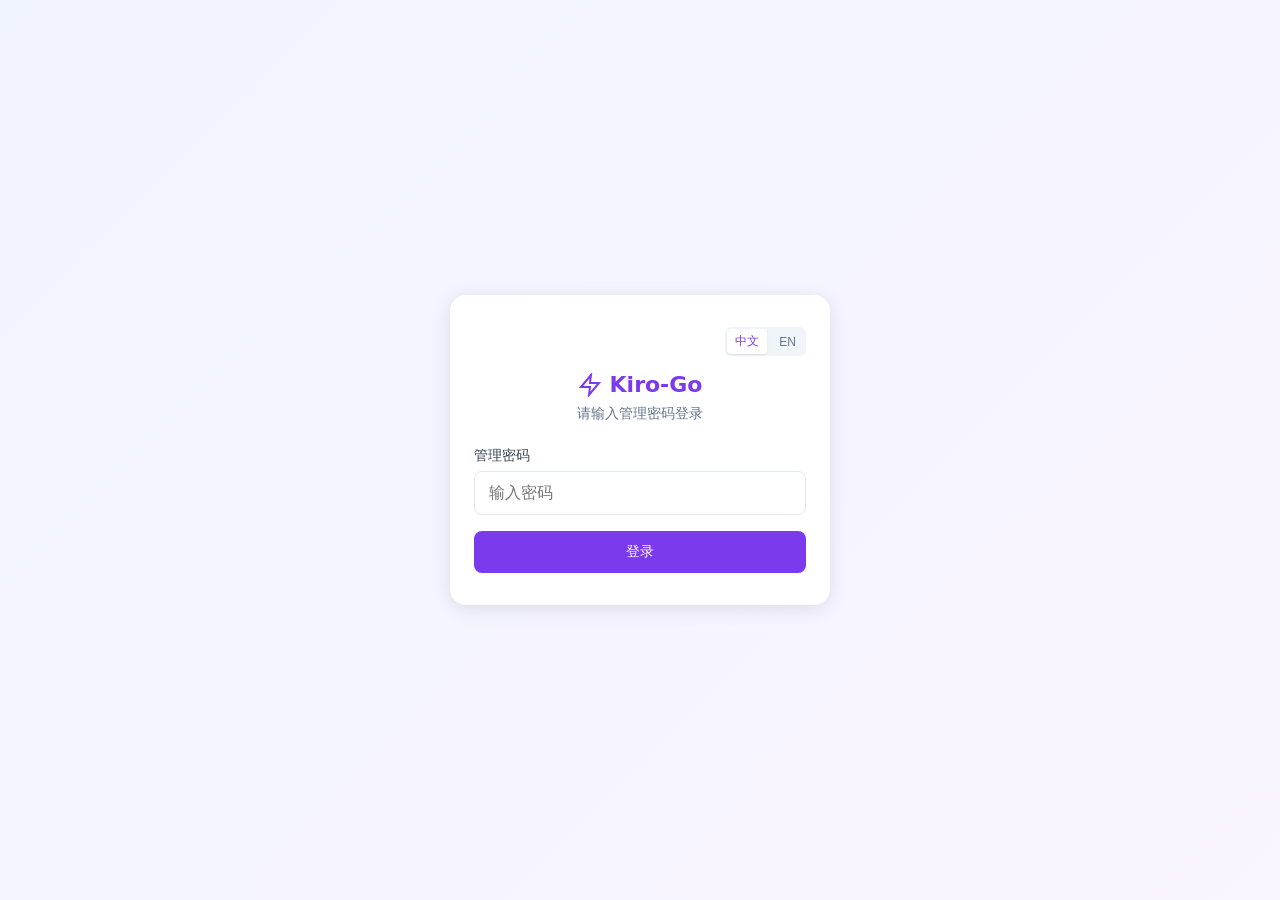
<file: web/index-legacy.html>
<!DOCTYPE html>
<html lang="zh">

<head>
    <meta charset="UTF-8">
    <meta name="viewport" content="width=device-width, initial-scale=1.0, maximum-scale=1.0, user-scalable=no">
    <title>Kiro-Go</title>
    <link rel="icon" type="image/png" href="/admin/icon.png?v=20260724">
    <style>
        * {
            box-sizing: border-box;
            margin: 0;
            padding: 0;
        }

        body {
            font-family: system-ui, -apple-system, sans-serif;
            background: #f8fafc;
            color: #1e293b;
            min-height: 100vh;
            -webkit-tap-highlight-color: transparent;
        }

        .container {
            max-width: 1100px;
            margin: 0 auto;
            padding: 16px;
        }

        .login-wrapper {
            min-height: 100vh;
            display: flex;
            align-items: center;
            justify-content: center;
            background: linear-gradient(135deg, #f0f4ff 0%, #faf5ff 100%);
            padding: 16px;
        }

        .login-box {
            background: #fff;
            padding: 32px 24px;
            border-radius: 16px;
            box-shadow: 0 4px 20px rgba(0, 0, 0, 0.1);
            width: 100%;
            max-width: 380px;
        }

        .login-box h1 {
            text-align: center;
            color: #7c3aed;
            margin-bottom: 8px;
            font-size: 22px;
            justify-content: center;
        }

        .login-box p {
            text-align: center;
            color: #64748b;
            margin-bottom: 24px;
            font-size: 14px;
        }

        .form-group {
            margin-bottom: 16px;
        }

        label {
            display: block;
            margin-bottom: 6px;
            color: #374151;
            font-size: 14px;
            font-weight: 500;
        }

        input[type="text"],
        input[type="password"],
        input[type="number"],
        select,
        textarea {
            width: 100%;
            padding: 12px 14px;
            border: 1px solid #e2e8f0;
            border-radius: 8px;
            font-size: 16px;
            background: #fff;
            color: #1e293b;
            -webkit-appearance: none;
        }

        input:focus,
        textarea:focus {
            outline: none;
            border-color: #7c3aed;
            box-shadow: 0 0 0 3px rgba(124, 58, 237, 0.1);
        }

        textarea {
            resize: vertical;
            min-height: 100px;
            font-family: monospace;
            font-size: 14px;
        }

        .btn {
            padding: 12px 18px;
            border: none;
            border-radius: 8px;
            cursor: pointer;
            font-size: 14px;
            font-weight: 500;
            transition: all 0.2s;
            touch-action: manipulation;
        }

        .btn-primary {
            background: #7c3aed;
            color: white;
        }

        .btn-primary:hover,
        .btn-primary:active {
            background: #6d28d9;
        }

        .btn-danger {
            background: #ef4444;
            color: white;
        }

        .btn-secondary {
            background: #f1f5f9;
            color: #374151;
        }

        .btn-success {
            background: #10B981;
            color: white;
        }

        .btn-sm {
            padding: 8px 12px;
            font-size: 13px;
        }

        .card {
            background: #fff;
            border-radius: 12px;
            padding: 16px;
            margin-bottom: 16px;
            box-shadow: 0 1px 3px rgba(0, 0, 0, 0.1);
        }

        .card-header {
            display: flex;
            justify-content: space-between;
            align-items: center;
            margin-bottom: 16px;
            padding-bottom: 12px;
            border-bottom: 1px solid #e2e8f0;
            flex-wrap: wrap;
            gap: 12px;
        }

        .card-title {
            font-size: 16px;
            font-weight: 600;
        }

        .card-actions {
            display: flex;
            gap: 8px;
            flex-wrap: wrap;
        }

        .stats-grid {
            display: grid;
            grid-template-columns: repeat(3, 1fr);
            gap: 10px;
            margin-bottom: 20px;
        }

        .stat-card {
            background: #fff;
            border-radius: 10px;
            padding: 12px 8px;
            text-align: center;
            box-shadow: 0 1px 3px rgba(0, 0, 0, 0.1);
        }

        .stat-value {
            font-size: 20px;
            font-weight: 700;
            color: #7c3aed;
        }

        .stat-label {
            font-size: 11px;
            color: #64748b;
            margin-top: 2px;
        }

        .badge {
            display: inline-block;
            padding: 3px 8px;
            border-radius: 4px;
            font-size: 11px;
            font-weight: 500;
            white-space: nowrap;
        }

        .badge-success {
            background: #dcfce7;
            color: #16a34a;
        }

        .badge-warning {
            background: #fef3c7;
            color: #d97706;
        }

        .badge-error {
            background: #fee2e2;
            color: #dc2626;
        }

        .badge-info {
            background: #ede9fe;
            color: #7c3aed;
        }

        .badge-pro {
            background: #3b82f6;
            color: white;
        }

        .badge-proplus {
            background: #8b5cf6;
            color: white;
        }

        .badge-power {
            background: #f59e0b;
            color: white;
        }

        .badge-free {
            background: #6b7280;
            color: white;
        }

        .badge-trial {
            background: #10b981;
            color: white;
        }

        .badge-banned {
            background: #dc2626;
            color: white;
        }

        .badge-suspended {
            background: #f59e0b;
            color: white;
        }

        .modal {
            display: none;
            position: fixed;
            top: 0;
            left: 0;
            width: 100%;
            height: 100%;
            background: rgba(0, 0, 0, 0.5);
            z-index: 1000;
            padding: 16px;
            overflow-y: auto;
        }

        .modal.active {
            display: flex;
            align-items: flex-start;
            justify-content: center;
            padding-top: 5vh;
        }

        .modal-content {
            background: #fff;
            border-radius: 12px;
            padding: 20px;
            width: 100%;
            max-width: 600px;
            margin-bottom: 20px;
        }

        .modal-header {
            display: flex;
            justify-content: space-between;
            align-items: center;
            margin-bottom: 20px;
        }

        .modal-title {
            font-size: 18px;
            font-weight: 600;
        }

        .modal-close {
            background: none;
            border: none;
            font-size: 28px;
            cursor: pointer;
            color: #64748b;
            padding: 0 8px;
        }

        .modal-footer {
            margin-top: 20px;
            display: flex;
            gap: 10px;
            justify-content: flex-end;
        }

        .switch {
            position: relative;
            display: inline-block;
            width: 44px;
            height: 24px;
            flex-shrink: 0;
        }

        .switch input {
            opacity: 0;
            width: 0;
            height: 0;
            position: absolute;
        }

        .slider {
            position: absolute;
            cursor: pointer;
            top: 0;
            left: 0;
            right: 0;
            bottom: 0;
            background: #cbd5e1;
            border-radius: 24px;
            transition: 0.3s;
        }

        .slider:before {
            position: absolute;
            content: "";
            height: 18px;
            width: 18px;
            left: 3px;
            bottom: 3px;
            background: white;
            border-radius: 50%;
            transition: 0.3s;
        }

        input:checked+.slider {
            background: #7c3aed;
        }

        input:checked+.slider:before {
            transform: translateX(20px);
        }

        .tabs {
            display: flex;
            gap: 4px;
            margin-bottom: 16px;
            background: #f1f5f9;
            padding: 4px;
            border-radius: 10px;
            overflow-x: auto;
            -webkit-overflow-scrolling: touch;
        }

        .tab {
            padding: 10px 16px;
            border-radius: 8px;
            cursor: pointer;
            color: #64748b;
            font-weight: 500;
            font-size: 14px;
            white-space: nowrap;
            flex-shrink: 0;
        }

        .tab:hover {
            color: #374151;
        }

        .tab.active {
            background: #fff;
            color: #7c3aed;
            box-shadow: 0 1px 3px rgba(0, 0, 0, 0.1);
        }

        .hidden {
            display: none !important;
        }

        .message {
            padding: 12px 16px;
            border-radius: 8px;
            margin-bottom: 12px;
            font-size: 14px;
        }

        .message-error {
            background: #fee2e2;
            color: #dc2626;
        }

        .endpoint {
            background: #f8fafc;
            padding: 12px;
            border-radius: 8px;
            font-family: monospace;
            font-size: 12px;
            margin-bottom: 10px;
            display: flex;
            justify-content: space-between;
            align-items: center;
            gap: 10px;
            word-break: break-all;
        }

        .endpoint span {
            flex: 1;
        }

        .header {
            display: flex;
            align-items: center;
            justify-content: space-between;
            margin-bottom: 16px;
            gap: 12px;
        }

        .header h1 {
            font-size: 18px;
            color: #7c3aed;
        }

        .account-card {
            background: #fff;
            border-radius: 12px;
            padding: 14px;
            margin-bottom: 12px;
            box-shadow: 0 1px 3px rgba(0, 0, 0, 0.1);
            border-left: 4px solid #7c3aed;
        }

        .account-header {
            display: flex;
            justify-content: space-between;
            align-items: flex-start;
            margin-bottom: 10px;
            gap: 10px;
        }

        .account-info {
            flex: 1;
            min-width: 0;
        }

        .account-email {
            font-weight: 600;
            font-size: 14px;
            color: #1e293b;
            word-break: break-all;
        }

        .account-meta {
            display: flex;
            gap: 6px;
            flex-wrap: wrap;
            margin-top: 6px;
        }

        .account-usage {
            margin: 10px 0;
        }

        .usage-bar {
            height: 6px;
            background: #e2e8f0;
            border-radius: 3px;
            overflow: hidden;
        }

        .usage-fill {
            height: 100%;
            background: #7c3aed;
            border-radius: 3px;
            transition: width 0.3s;
        }

        .usage-fill.high {
            background: #f59e0b;
        }

        .usage-fill.critical {
            background: #ef4444;
        }

        .usage-text {
            display: flex;
            justify-content: space-between;
            font-size: 11px;
            color: #64748b;
            margin-top: 4px;
        }

        .usage-label {
            font-size: 12px;
            color: #64748b;
            margin-bottom: 4px;
            font-weight: 500;
        }

        .account-usage+.account-usage {
            margin-top: 8px;
        }

        .badge-trial {
            background: #10b981;
            color: white;
        }

        .account-stats {
            display: grid;
            grid-template-columns: repeat(5, 1fr);
            gap: 6px;
            margin-top: 10px;
            padding-top: 10px;
            border-top: 1px solid #e2e8f0;
        }

        .account-stat {
            text-align: center;
        }

        .account-stat-value {
            font-weight: 600;
            font-size: 13px;
        }

        .account-stat-label {
            font-size: 10px;
            color: #64748b;
        }

        .account-actions {
            display: flex;
            gap: 6px;
            flex-shrink: 0;
            flex-wrap: wrap;
        }

        .detail-section {
            margin-bottom: 20px;
        }

        .detail-section h4 {
            font-size: 13px;
            color: #64748b;
            margin-bottom: 10px;
            text-transform: uppercase;
            letter-spacing: 0.5px;
        }

        .detail-grid {
            display: grid;
            grid-template-columns: 1fr;
            gap: 10px;
        }

        .detail-item {
            background: #f8fafc;
            padding: 10px 12px;
            border-radius: 8px;
        }

        .detail-label {
            font-size: 11px;
            color: #64748b;
            margin-bottom: 2px;
        }

        .detail-value {
            font-size: 13px;
            font-weight: 500;
            word-break: break-all;
        }

        .model-list {
            display: grid;
            gap: 8px;
            max-height: 250px;
            overflow-y: auto;
        }

        .model-item {
            background: #f8fafc;
            padding: 14px 16px;
            border-radius: 8px;
            margin-bottom: 10px;
            transition: background 0.2s ease;
        }

        .model-item:last-child {
            margin-bottom: 0;
        }

        .model-item:hover {
            background: #f1f5f9;
        }

        .model-name {
            font-weight: 600;
            font-size: 14px;
            color: #0f172a;
            line-height: 1.4;
        }

        .model-credit {
            font-size: 13px;
            margin-top: 4px;
        }

        .credit-ratio {
            color: #7c3aed;
            font-weight: 600;
        }

        .model-info {
            font-size: 12px;
            color: #64748b;
            margin-top: 6px;
            line-height: 1.5;
        }

        .btn-icon {
            display: inline-flex;
            align-items: center;
            justify-content: center;
            width: 36px;
            height: 36px;
            padding: 0;
        }

        .btn-icon svg {
            width: 18px;
            height: 18px;
        }

        .loading {
            opacity: 0.6;
            pointer-events: none;
        }

        .logo {
            display: flex;
            align-items: center;
            gap: 8px;
        }

        .logo svg {
            width: 24px;
            height: 24px;
            color: #7c3aed;
        }

        .machine-id-row {
            display: flex;
            gap: 8px;
            align-items: stretch;
            flex-wrap: wrap;
        }

        .machine-id-row input {
            flex: 1;
            min-width: 200px;
            font-family: monospace;
            font-size: 11px;
        }

        .machine-id-row .btn {
            flex-shrink: 0;
        }

        .lang-switch {
            display: flex;
            gap: 4px;
            background: #f1f5f9;
            padding: 2px;
            border-radius: 6px;
        }

        .lang-btn {
            padding: 4px 8px;
            border: none;
            background: transparent;
            cursor: pointer;
            font-size: 12px;
            border-radius: 4px;
            color: #64748b;
        }

        .lang-btn.active {
            background: #fff;
            color: #7c3aed;
            box-shadow: 0 1px 2px rgba(0, 0, 0, 0.1);
        }

        .header-right {
            display: flex;
            align-items: center;
            gap: 10px;
        }

        @media (max-width: 640px) {
            .container {
                padding: 12px;
            }

            .stats-grid {
                grid-template-columns: repeat(3, 1fr);
                gap: 8px;
            }

            .stat-card {
                padding: 10px 6px;
            }

            .stat-value {
                font-size: 18px;
            }

            .stat-label {
                font-size: 10px;
            }

            .card {
                padding: 14px;
            }

            .card-header {
                flex-direction: column;
                align-items: flex-start;
            }

            .card-actions {
                width: 100%;
            }

            .card-actions .btn {
                flex: 1;
                text-align: center;
            }

            .account-header {
                flex-direction: column;
            }

            .account-actions {
                width: 100%;
                justify-content: flex-start;
            }

            .account-actions .btn {
                padding: 8px 10px;
                font-size: 12px;
            }

            .account-stats {
                grid-template-columns: repeat(2, 1fr);
            }

            .detail-grid {
                grid-template-columns: 1fr;
            }

            .tabs {
                gap: 2px;
            }

            .tab {
                padding: 10px 12px;
                font-size: 13px;
            }

            .modal-content {
                padding: 16px;
            }

            .endpoint {
                flex-direction: column;
                align-items: stretch;
            }

            .endpoint .btn {
                width: 100%;
            }

            .machine-id-row {
                flex-direction: column;
            }

            .machine-id-row input {
                min-width: 100%;
            }

            .machine-id-row .btn {
                width: 100%;
            }
        }

        @media (min-width: 641px) {
            .detail-grid {
                grid-template-columns: repeat(2, 1fr);
            }
        }

        /* 隐私模式开关样式 */
        .privacy-toggle {
            white-space: nowrap;
        }

        @media (max-width: 640px) {
            .privacy-toggle {
                order: -1;
                width: 100%;
                justify-content: space-between;
                padding: 8px 0;
                border-bottom: 1px solid #e2e8f0;
                margin-bottom: 8px;
            }

            .privacy-toggle span {
                font-size: 14px;
            }
        }
    </style>
</head>

<body>
    <div id="loginPage" class="login-wrapper">
        <div class="login-box">
            <div style="display:flex;justify-content:flex-end;margin-bottom:16px">
                <div class="lang-switch">
                    <button class="lang-btn" data-lang="zh" onclick="setLang('zh')">中文</button>
                    <button class="lang-btn" data-lang="en" onclick="setLang('en')">EN</button>
                </div>
            </div>
            <h1 class="logo"><svg viewBox="0 0 24 24" fill="none" stroke="currentColor" stroke-width="2">
                    <path d="M13 2L3 14h9l-1 8 10-12h-9l1-8z" />
                </svg>Kiro-Go</h1>
            <p data-i18n="login.subtitle"></p>
            <div class="form-group">
                <label data-i18n="login.password"></label>
                <input type="password" id="pwdField" data-i18n-placeholder="login.passwordPlaceholder"
                    autocomplete="off">
            </div>
            <button type="button" class="btn btn-primary" style="width:100%" onclick="login()"
                data-i18n="login.submit"></button>
            <div id="loginError" class="message message-error hidden" style="margin-top:12px"></div>
        </div>
    </div>
    <div id="mainPage" class="container hidden">
        <div class="header">
            <h1 class="logo"><svg viewBox="0 0 24 24" fill="none" stroke="currentColor" stroke-width="2">
                    <path d="M13 2L3 14h9l-1 8 10-12h-9l1-8z" />
                </svg>Kiro-Go</h1>
            <div class="header-right">
                <div class="lang-switch">
                    <button class="lang-btn" data-lang="zh" onclick="setLang('zh')">中文</button>
                    <button class="lang-btn" data-lang="en" onclick="setLang('en')">EN</button>
                </div>
                <span class="badge badge-success" id="statusBadge" data-i18n="status.running"></span>
                <span class="badge badge-info" id="versionBadge" style="cursor:pointer" onclick="checkUpdate(true)"></span>
                <button class="btn btn-sm btn-danger" onclick="logout()" data-i18n="common.logout" style="padding:4px 12px;font-size:12px"></button>
            </div>
        </div>
        <div class="stats-grid">
            <div class="stat-card">
                <div class="stat-value" id="statAccounts">0</div>
                <div class="stat-label" data-i18n="stats.accounts"></div>
            </div>
            <div class="stat-card">
                <div class="stat-value" id="statRequests">0</div>
                <div class="stat-label" data-i18n="stats.requests"></div>
            </div>
            <div class="stat-card">
                <div class="stat-value" id="statSuccess">0</div>
                <div class="stat-label" data-i18n="stats.success"></div>
            </div>
            <div class="stat-card">
                <div class="stat-value" id="statFailed">0</div>
                <div class="stat-label" data-i18n="stats.failed"></div>
            </div>
            <div class="stat-card">
                <div class="stat-value" id="statTokens">0</div>
                <div class="stat-label">Tokens</div>
            </div>
            <div class="stat-card">
                <div class="stat-value" id="statCredits">0</div>
                <div class="stat-label">Credits</div>
            </div>
        </div>
        <div class="tabs">
            <div class="tab active" data-tab="accounts" data-i18n="tabs.accounts"></div>
            <div class="tab" data-tab="settings" data-i18n="tabs.settings"></div>
            <div class="tab" data-tab="api" data-i18n="tabs.api"></div>
        </div>
        <div id="tabAccounts" class="tab-content">
            <div class="card">
                <div class="card-header">
                    <span class="card-title" data-i18n="accounts.title"></span>
                    <div class="card-actions">
                        <div class="privacy-toggle" style="display:flex;align-items:center;gap:8px;cursor:pointer;user-select:none">
                            <span style="font-size:13px;color:#374151;font-weight:500" data-i18n="privacy.label"></span>
                            <label class="switch" style="margin:0">
                                <input type="checkbox" id="privacyModeToggle" checked onchange="togglePrivacyMode()">
                                <span class="slider"></span>
                            </label>
                        </div>
                        <button class="btn btn-secondary btn-sm" onclick="showExportModal()" data-i18n="accounts.export"></button>
                        <button class="btn btn-secondary btn-sm" onclick="refreshAllModels()" data-i18n="models.refreshAll"></button>
                        <button class="btn btn-primary btn-sm" onclick="showModal('add')" data-i18n="accounts.add"></button>
                    </div>
                </div>
                <div id="accountsToolbar" style="display:flex;gap:8px;align-items:center;padding:0 20px 12px">
                    <label style="display:flex;align-items:center;gap:4px;cursor:pointer;user-select:none;flex-shrink:0"><input type="checkbox" id="selectAllCheckbox" onchange="toggleSelectAll(this.checked)" style="width:15px;height:15px;cursor:pointer"> <span style="font-size:13px;color:#374151" data-i18n="batch.selectAll"></span></label>
                    <div style="height:16px;width:1px;background:#e2e8f0;flex-shrink:0"></div>
                    <div id="batchBar" style="display:none;align-items:center;gap:6px;flex-shrink:0">
                        <span id="batchCount" style="font-size:12px;color:#7c3aed;font-weight:600;white-space:nowrap"></span>
                        <button class="btn btn-sm btn-primary" onclick="batchAction('enable')" style="padding:3px 10px;font-size:12px" data-i18n="batch.enable"></button>
                        <button class="btn btn-sm btn-secondary" onclick="batchAction('disable')" style="padding:3px 10px;font-size:12px" data-i18n="batch.disable"></button>
                        <button class="btn btn-sm btn-secondary" onclick="batchAction('refresh')" style="padding:3px 10px;font-size:12px" data-i18n="batch.refresh"></button>
                        <button class="btn btn-sm btn-secondary" onclick="batchRefreshModels()" style="padding:3px 10px;font-size:12px" data-i18n="batch.refreshModels"></button>
                        <div style="height:16px;width:1px;background:#e2e8f0;flex-shrink:0"></div>
                    </div>
                    <div style="display:flex;gap:6px;align-items:center;margin-left:auto;flex-shrink:0">
                        <input type="text" id="filterSearch" oninput="onFilterChange()" style="width:260px;padding:8px 12px;border:1px solid #e2e8f0;border-radius:6px;font-size:14px;outline:none" data-i18n-placeholder="filter.search">
                        <select id="filterStatusSelect" onchange="onFilterChange()" style="padding:4px 6px;border:1px solid #e2e8f0;border-radius:6px;font-size:12px;background:#fff;cursor:pointer">
                            <option value="all" data-i18n="filter.all"></option>
                            <option value="enabled" data-i18n="filter.enabled"></option>
                            <option value="disabled" data-i18n="filter.disabled"></option>
                            <option value="banned" data-i18n="filter.banned"></option>
                        </select>
                    </div>
                </div>
                <div id="accountsList"></div>
            </div>
        </div>
        <div id="tabSettings" class="tab-content hidden">
            <div class="card">
                <div class="card-header"><span class="card-title" data-i18n="settings.apiSettings"></span></div>
                <div class="form-group">
                    <label style="display:flex;align-items:center;gap:10px">
                        <label class="switch"><input type="checkbox" id="requireApiKey"><span
                                class="slider"></span></label>
                        <span data-i18n="settings.enableApiKey"></span>
                    </label>
                </div>
                <div class="form-group"><label>API Key</label><div style="display:flex;gap:8px;align-items:stretch"><input type="text" id="apiKeyInput" style="flex:1"
                        data-i18n-placeholder="settings.apiKeyPlaceholder"><button class="btn btn-sm btn-secondary" onclick="generateApiKey()" data-i18n="settings.generateApiKey"></button></div></div>
                <button class="btn btn-primary" onclick="saveSettings()" data-i18n="common.save"></button>
            </div>
            <div class="card">
                <div class="card-header"><span class="card-title" data-i18n="settings.usageSettings"></span></div>
                <div class="form-group">
                    <label style="display:flex;align-items:center;gap:10px">
                        <label class="switch"><input type="checkbox" id="allowOverUsage"><span
                                class="slider"></span></label>
                        <span data-i18n="settings.allowOverUsage"></span>
                    </label>
                    <small style="color:#64748b;font-size:12px;margin-top:4px;display:block"
                        data-i18n="settings.allowOverUsageHint"></small>
                </div>
                <button class="btn btn-primary" onclick="saveOverUsageConfig()" data-i18n="common.save"></button>
            </div>
            <div class="card">
                <div class="card-header"><span class="card-title" data-i18n="settings.thinkingSettings"></span></div>
                <div class="form-group">
                    <label data-i18n="settings.thinkingSuffix"></label>
                    <input type="text" id="thinkingSuffix" data-i18n-placeholder="settings.thinkingSuffixPlaceholder">
                    <small style="color:#64748b;font-size:12px;margin-top:4px;display:block"
                        data-i18n="settings.thinkingSuffixHint"></small>
                </div>
                <div class="form-group">
                    <label data-i18n="settings.openaiFormat"></label>
                    <select id="openaiThinkingFormat">
                        <option value="reasoning_content">reasoning_content (DeepSeek)</option>
                        <option value="thinking">&lt;thinking&gt; (Claude)</option>
                        <option value="think">&lt;think&gt; (OpenAI)</option>
                    </select>
                </div>
                <div class="form-group">
                    <label data-i18n="settings.claudeFormat"></label>
                    <select id="claudeThinkingFormat">
                        <option value="thinking">&lt;thinking&gt; (Claude)</option>
                        <option value="think">&lt;think&gt; (OpenAI)</option>
                        <option value="reasoning_content" data-i18n="settings.noTag"></option>
                    </select>
                </div>
                <button class="btn btn-primary" onclick="saveThinkingConfig()"
                    data-i18n="settings.saveThinking"></button>
            </div>
            <div class="card">
                <div class="card-header"><span class="card-title" data-i18n="settings.endpointSettings"></span></div>
                <div class="form-group">
                    <label data-i18n="settings.preferredEndpoint"></label>
                    <select id="preferredEndpoint">
                        <option value="auto" data-i18n="settings.endpointAuto"></option>
                        <option value="cli">Kiro CLI (runtime)</option>
                        <option value="kiro">Kiro IDE</option>
                        <option value="codewhisperer">CodeWhisperer</option>
                        <option value="amazonq">AmazonQ</option>
                    </select>
                    <small style="color:#64748b;font-size:12px;margin-top:4px;display:block"
                        data-i18n="settings.endpointHint"></small>
                </div>
                <div class="form-group">
                    <label style="display:flex;align-items:center;gap:8px;cursor:pointer">
                        <input type="checkbox" id="endpointFallback" checked>
                        <span data-i18n="settings.endpointFallback"></span>
                    </label>
                    <small style="color:#64748b;font-size:12px;margin-top:4px;display:block"
                        data-i18n="settings.endpointFallbackHint"></small>
                </div>
                <button class="btn btn-primary" onclick="saveEndpointConfig()"
                    data-i18n="settings.saveEndpoint"></button>
            </div>
            <div class="card">
                <div class="card-header"><span class="card-title" data-i18n="settings.adminPassword"></span></div>
                <div class="form-group"><label data-i18n="settings.newPassword"></label><input type="password"
                        id="newPassword" data-i18n-placeholder="settings.newPasswordPlaceholder"></div>
                <button class="btn btn-primary" onclick="changePassword()" data-i18n="settings.changePassword"></button>
            </div>
            <div class="card">
                <div class="card-header"><span class="card-title" data-i18n="settings.proxySettings"></span></div>
                <div class="form-group">
                    <label data-i18n="settings.proxyType"></label>
                    <select id="proxyType" onchange="onProxyTypeChange()">
                        <option value="none" data-i18n="settings.proxyNone"></option>
                        <option value="socks5">SOCKS5</option>
                        <option value="http">HTTP</option>
                    </select>
                </div>
                <div id="proxyFields" style="display:none">
                    <div class="form-group">
                        <label data-i18n="settings.proxyHost"></label>
                        <div style="display:flex;gap:8px;align-items:stretch">
                            <input type="text" id="proxyHost" style="flex:1" placeholder="127.0.0.1">
                            <input type="number" id="proxyPort" style="width:90px" placeholder="1080" min="1" max="65535">
                        </div>
                    </div>
                    <div class="form-group">
                        <label data-i18n="settings.proxyAuth"></label>
                        <div style="display:flex;gap:8px">
                            <input type="text" id="proxyUsername" style="flex:1" data-i18n-placeholder="settings.proxyUsername" autocomplete="off">
                            <input type="password" id="proxyPassword" style="flex:1" data-i18n-placeholder="settings.proxyPassword" autocomplete="new-password">
                        </div>
                    </div>
                </div>
                <button class="btn btn-primary" onclick="saveProxyConfig()" data-i18n="settings.saveProxy"></button>
            </div>
            <div class="card">
                <div class="card-header"><span class="card-title" data-i18n="settings.promptFilter"></span></div>
                <div class="form-group">
                    <label style="font-weight:600;margin-bottom:12px;display:block" data-i18n="settings.builtinFilters"></label>
                    <div style="display:flex;flex-direction:column;gap:12px">
                        <div>
                            <label style="display:flex;align-items:center;gap:10px">
                                <label class="switch"><input type="checkbox" id="filterClaudeCode"><span class="slider"></span></label>
                                <span data-i18n="settings.filterClaudeCode"></span>
                            </label>
                            <small style="color:#64748b;font-size:12px;margin-top:4px;display:block;margin-left:54px" data-i18n="settings.filterClaudeCodeHint"></small>
                        </div>
                        <div>
                            <label style="display:flex;align-items:center;gap:10px">
                                <label class="switch"><input type="checkbox" id="filterEnvNoise"><span class="slider"></span></label>
                                <span data-i18n="settings.filterEnvNoise"></span>
                            </label>
                            <small style="color:#64748b;font-size:12px;margin-top:4px;display:block;margin-left:54px" data-i18n="settings.filterEnvNoiseHint"></small>
                        </div>
                        <div>
                            <label style="display:flex;align-items:center;gap:10px">
                                <label class="switch"><input type="checkbox" id="filterStripBoundaries"><span class="slider"></span></label>
                                <span data-i18n="settings.filterStripBoundaries"></span>
                            </label>
                            <small style="color:#64748b;font-size:12px;margin-top:4px;display:block;margin-left:54px" data-i18n="settings.filterStripBoundariesHint"></small>
                        </div>
                    </div>
                </div>
                <div class="form-group" style="margin-top:16px">
                    <label style="font-weight:600;margin-bottom:8px;display:block" data-i18n="settings.customRules"></label>
                    <div id="promptFilterRules" style="margin-bottom:8px"></div>
                    <div style="display:flex;gap:8px;flex-wrap:wrap">
                        <button class="btn btn-sm btn-secondary" onclick="addPromptRule('regex')" data-i18n="promptFilter.addRegex"></button>
                        <button class="btn btn-sm btn-secondary" onclick="addPromptRule('lines-containing')" data-i18n="promptFilter.addContains"></button>
                    </div>
                </div>
                <button class="btn btn-primary" onclick="savePromptFilter()" data-i18n="settings.savePromptFilter"></button>
            </div>
            <div class="card">
                <div class="card-header"><span class="card-title" data-i18n="settings.statistics"></span></div>
                <button class="btn btn-danger" onclick="resetStats()" data-i18n="settings.resetStats"></button>
            </div>
        </div>
        <div id="tabApi" class="tab-content hidden">
            <div class="card">
                <div class="card-header"><span class="card-title" data-i18n="api.endpoints"></span></div>
                <p style="margin-bottom:10px;font-weight:500;font-size:14px">Claude API</p>
                <div class="endpoint"><span id="claudeEndpoint"></span><button class="btn btn-sm btn-secondary"
                        onclick="copy('claudeEndpoint')" data-i18n="common.copy"></button></div>
                <p style="margin:14px 0 10px;font-weight:500;font-size:14px">OpenAI API</p>
                <div class="endpoint"><span id="openaiEndpoint"></span><button class="btn btn-sm btn-secondary"
                        onclick="copy('openaiEndpoint')" data-i18n="common.copy"></button></div>
                <p style="margin:14px 0 10px;font-weight:500;font-size:14px" data-i18n="api.modelList"></p>
                <div class="endpoint"><span id="modelsEndpoint"></span><button class="btn btn-sm btn-secondary"
                        onclick="copy('modelsEndpoint')" data-i18n="common.copy"></button></div>
                <p style="margin:14px 0 10px;font-weight:500;font-size:14px" data-i18n="api.stats"></p>
                <div class="endpoint"><span id="statsEndpoint"></span><button class="btn btn-sm btn-secondary"
                        onclick="copy('statsEndpoint')" data-i18n="common.copy"></button></div>
                <p style="font-size:12px;color:#64748b;margin-top:4px" data-i18n="api.statsHint"></p>
            </div>
        </div>
    </div>
    <div id="addModal" class="modal">
        <div class="modal-content">
            <div class="modal-header"><span class="modal-title" id="modalTitle"></span><button class="modal-close"
                    onclick="closeModal()">&times;</button></div>
            <div id="modalBody"></div>
        </div>
    </div>
    <div id="detailModal" class="modal">
        <div class="modal-content">
            <div class="modal-header"><span class="modal-title" data-i18n="detail.title"></span><button
                    class="modal-close" onclick="closeDetailModal()">&times;</button></div>
            <div id="detailBody"></div>
        </div>
    </div>
    <div id="exportModal" class="modal">
        <div class="modal-content">
            <div class="modal-header"><span class="modal-title" data-i18n="export.title"></span><button
                    class="modal-close" onclick="closeExportModal()">&times;</button></div>
            <div id="exportBody"></div>
        </div>
    </div>
    <div id="updateModal" class="modal">
        <div class="modal-content">
            <div class="modal-header"><span class="modal-title" data-i18n="update.title"></span><button
                    class="modal-close" onclick="closeUpdateModal()">&times;</button></div>
            <div id="updateBody"></div>
        </div>
    </div>
    <script>
        const i18n = {
            zh: {
                'login.subtitle': '请输入管理密码登录',
                'login.password': '管理密码',
                'login.passwordPlaceholder': '输入密码',
                'login.submit': '登录',
                'login.error': '密码错误',
                'login.connectError': '连接失败',
                'status.running': '运行中',
                'stats.accounts': '账号',
                'stats.requests': '请求',
                'stats.success': '成功',
                'stats.failed': '失败',
                'tabs.accounts': '账号',
                'tabs.settings': '设置',
                'tabs.api': 'API',
                'accounts.title': '账号列表',
                'accounts.add': '添加账号',
                'accounts.empty': '暂无账号',
                'accounts.refresh': '刷新',
                'accounts.detail': '详情',
                'accounts.enable': '启用',
                'accounts.disable': '禁用',
                'accounts.delete': '删除',
                'accounts.requests': '请求',
                'accounts.tokens': 'Tokens',
                'accounts.credits': 'Credits',
                'accounts.expiry': '到期',
                'accounts.noToken': '无Token',
                'accounts.expired': '已过期',
                'accounts.disabled': '已禁用',
                'accounts.normal': '正常',
                'accounts.enabled': '已启用',
                'accounts.banned': '已封禁',
                'accounts.suspended': '已暂停',
                'accounts.refreshFailed': '刷新失败',
                'accounts.confirmDelete': '确定删除？',
                'accounts.mainQuota': '主配额',
                'accounts.trialQuota': '试用配额',
                'accounts.trial': '试用中',
                'accounts.trialExpired': '已过期',
                'accounts.trialToday': '今天到期',
                'accounts.copyJSON': '复制 JSON',
                'accounts.copyJSONSuccess': 'JSON 已复制到剪贴板',
                'accounts.trialDays': '天后到期',
                'accounts.overage': '超额调用',
                'time.expired': '已过期',
                'time.minutes': '分钟',
                'time.hours': '小时',
                'time.days': '天',
                'settings.apiSettings': 'API 设置',
                'settings.enableApiKey': '启用 API Key 验证',
                'settings.apiKeyPlaceholder': '留空则不验证',
                'settings.generateApiKey': '随机生成',
                'settings.usageSettings': '用量控制',
                'settings.allowOverUsage': '允许超额使用',
                'settings.allowOverUsageHint': '开启后，即使账号额度用尽也会继续使用该账号处理请求，不再因余额不足而报错',
                'settings.overUsageSaved': '超额使用设置已保存',
                'settings.thinkingSettings': 'Thinking 模式设置',
                'settings.thinkingSuffix': '触发后缀',
                'settings.thinkingSuffixHint': '留空则直接使用基础模型名并默认开启 Thinking；填写后缀后，只有带后缀的模型名启用思考，例如 claude-sonnet-4.5-thinking',
                'settings.openaiFormat': 'OpenAI API 输出格式',
                'settings.claudeFormat': 'Claude API 输出格式',
                'settings.noTag': '直接输出 (无标签)',
                'settings.saveThinking': '保存 Thinking 设置',
                'settings.thinkingSaved': 'Thinking 设置已保存',
                'settings.endpointSettings': 'Kiro 端点设置',
                'settings.preferredEndpoint': '首选端点',
                'settings.endpointAuto': '自动选择',
                'settings.endpointHint': '选择首选端点，自动选择模式下会根据可用性自动选择端点',
                'settings.endpointFallback': '端点不可用时自动切换',
                'settings.endpointFallbackHint': '关闭后，仅使用选定的端点，不会自动切换到其他端点',
                'settings.saveEndpoint': '保存端点设置',
                'settings.endpointSaved': '端点设置已保存',
                'settings.adminPassword': '管理密码',
                'settings.newPassword': '新密码',
                'settings.newPasswordPlaceholder': '输入新密码',
                'settings.changePassword': '修改密码',
                'settings.passwordRequired': '请输入新密码',
                'settings.passwordChanged': '密码已修改',
                'settings.statistics': '统计',
                'settings.resetStats': '重置统计',
                'settings.confirmReset': '确定重置统计？',
                'settings.proxySettings': '出站代理设置',
                'settings.proxyType': '代理类型',
                'settings.proxyNone': '直连（不使用代理）',
                'settings.proxyHost': '地址 / 端口',
                'settings.proxyAuth': '认证（可选）',
                'settings.proxyUsername': '用户名',
                'settings.proxyPassword': '密码',
                'settings.proxyHostRequired': '请填写代理地址和端口',
                'settings.saveProxy': '保存代理设置',
                'settings.proxySaved': '代理设置已保存',
                'settings.promptFilter': 'System Prompt 过滤',
                'settings.builtinFilters': '内置过滤器',
                'settings.filterClaudeCode': '替换 Claude Code CLI 系统提示',
                'settings.filterClaudeCodeHint': '检测到 Claude Code 内置系统提示时，替换为精简的后端提示词，避免泄露大量 CLI 指令到请求体。',
                'settings.filterEnvNoise': '过滤环境噪音行',
                'settings.filterEnvNoiseHint': '移除系统提示中注入的环境变量、Git 状态、最近提交等噪音内容。',
                'settings.filterStripBoundaries': '移除边界标记',
                'settings.filterStripBoundariesHint': '移除 --- SYSTEM PROMPT --- / --- END SYSTEM PROMPT --- 等边界标记行。',
                'settings.savePromptFilter': '保存过滤设置',
                'settings.promptFilterSaved': '过滤设置已保存',
                'settings.customRules': '自定义过滤规则',
                'api.endpoints': 'API 端点',
                'api.modelList': '模型列表',
                'api.stats': '统计数据',
                'api.statsHint': '需要在请求头中携带 API Key 鉴权（Authorization: Bearer sk-xxx），未启用 API Key 验证时无需鉴权',
                'detail.title': '账号详情',
                'detail.basicInfo': '基本信息',
                'detail.email': '邮箱',
                'detail.userId': '用户ID',
                'detail.authMethod': '认证方式',
                'detail.region': 'Region',
                'detail.machineId': '机器码',
                'detail.generate': '生成',
                'detail.subscription': '订阅信息',
                'detail.subscriptionType': '订阅类型',
                'detail.tokenExpiry': 'Token到期',
                'detail.usage': '用量',
                'detail.mainQuota': '主配额',
                'detail.trialQuota': '试用配额',
                'detail.trialStatus': '试用状态',
                'detail.trialExpiry': '试用到期',
                'detail.resetDate': '重置日期',
                'detail.statistics': '统计',
                'detail.requestCount': '请求数',
                'detail.errorCount': '错误数',
                'detail.totalTokens': '总Tokens',
                'detail.totalCredits': '总Credits',
                'detail.models': '可用模型',
                'detail.loadModels': '加载',
                'detail.refreshModelCache': '刷新路由缓存',
                'detail.loading': '加载中...',
                'detail.noModels': '无可用模型',
                'detail.loadFailed': '加载失败',
                'detail.machineIdError': '机器码格式错误',
                'detail.saved': '已保存',
                'detail.saveFailed': '保存失败',
                'detail.generateFailed': '生成失败',
                'modal.addAccount': '添加账号',
                'modal.builderIdTitle': 'AWS Builder ID',
                'modal.builderIdDesc': '通过 AWS Builder ID 授权登录添加个人账号',
                'modal.iamTitle': 'IAM Identity Center (企业 SSO) 登录',
                'modal.iamDesc': '通过 IAM Identity Center (企业 SSO) 授权添加企业账号',
                'modal.microsoftTitle': 'Microsoft Enterprise SSO 登录',
                'modal.microsoftDesc': '通过 Microsoft Entra ID 企业账号授权登录 Kiro',
                'microsoft.instructions': '登录流程与 IAM 企业 SSO 一致：打开登录页；浏览器跳转到 localhost 失败后，复制地址栏中的完整回调 URL 并粘贴到下方。服务不会监听或暴露 3128 端口。',
                'microsoft.loginUrl': '登录地址',
                'microsoft.callbackUrl': '回调 URL',
                'microsoft.callbackPlaceholder': 'http://localhost:3128/...（请粘贴完整地址）',
                'microsoft.start': '开始登录',
                'microsoft.continue': '继续登录',
                'microsoft.callbackRequired': '请先粘贴完整的回调 URL',
                'microsoft.kiroPrompt': '完成 Kiro 登录后，复制浏览器地址栏中的完整 localhost 回调 URL。',
                'microsoft.providerPrompt': '继续完成 Microsoft 登录，再复制新的完整 localhost 回调 URL。',
                'microsoft.selectProfile': '选择 Kiro Profile',
                'microsoft.profileHint': '该 Microsoft 账号关联了多个 Kiro Profile，请选择要添加的一个。',
                'microsoft.confirmProfile': '确认添加',
                'microsoft.success': 'Microsoft Enterprise SSO 登录成功',
                'modal.ssoTitle': 'SSO Token',
                'modal.ssoDesc': '通过浏览器 x-amz-sso_authn Token 添加账号',
                'modal.localTitle': 'Kiro 本地缓存',
                'modal.localDesc': '通过 Kiro IDE 本地缓存文件添加账号',
                'modal.credentialsTitle': '凭证 JSON',
                'modal.credentialsDesc': '通过 Kiro Account Manager 导出的凭证添加账号',
                'modal.cookieTitle': 'Kiro 网页 Cookie',
                'modal.cookieDesc': '通过从 Kiro 网页 Cookie 中获取的 RefreshToken 添加账号',
                'cookie.howToGet': '如何获取 RefreshToken？',
                'cookie.step1': '打开浏览器，访问并登录',
                'cookie.step2': '在页面空白处右键 → 检查 → Application → Cookies → https://app.kiro.dev',
                'cookie.step3': '在列表中找到 <b>RefreshToken</b>，双击其 Value 列并复制',
                'cookie.refreshToken': 'RefreshToken',
                'cookie.provider': '登录方式',
                'cookie.github': 'GitHub',
                'cookie.google': 'Google',
                'cookie.refreshTokenPlaceholder': '粘贴 RefreshToken Cookie 的值',
                'cookie.refreshTokenMissing': '请填写 RefreshToken',
                'cookie.importSuccess': '账号添加成功',
                'cookie.link': 'https://app.kiro.dev/account/usage',
                'builderid.startLogin': '开始登录',
                'builderid.verifyCode': '请在浏览器中输入上方验证码',
                'builderid.verifyUrl': '验证链接',
                'builderid.open': '打开',
                'builderid.waiting': '等待授权中...',
                'builderid.success': '登录成功',
                'iam.startUrl': 'Start URL',
                'iam.loginUrl': '登录链接',
                'iam.completeLogin': '请在浏览器中完成登录，然后粘贴回调 URL',
                'iam.callbackUrl': '回调 URL',
                'iam.complete': '完成登录',
                'sso.howToGet': '如何获取 Token?',
                'sso.step1': '在浏览器中访问并登录',
                'sso.step2': '按 F12 打开开发者工具 → Application → Cookies',
                'sso.step3': '找到并复制',
                'sso.tokenLabel': 'x-amz-sso_authn',
                'sso.tokenHint': '*支持批量导入，每行一个 Token',
                'sso.tokenPlaceholder': '粘贴 x-amz-sso_authn 值',
                'sso.importSuccess': '成功添加 {0} 个账号',
                'sso.importPartial': '，{0} 个失败',
                'local.fileLocation': '文件位置',
                'local.loginChannel': '登录渠道',
                'local.tokenFile': 'kiro-auth-token.json',
                'local.tokenRequired': '*必填',
                'local.clientFile': '{hash}.json',
                'local.clientRequired': '*IdC 登录必填',
                'local.pasteOrUpload': '粘贴文件内容或上传文件',
                'local.upload': '上传',
                'local.tokenMissing': '请提供 kiro-auth-token.json 内容',
                'local.tokenInvalid': 'kiro-auth-token.json 格式错误',
                'local.refreshTokenMissing': '缺少 refreshToken',
                'local.clientMissing': 'IdC 登录需要提供 {hash}.json 内容',
                'local.clientInvalid': '{hash}.json 格式错误',
                'local.clientSecretMissing': '缺少 clientId 或 clientSecret',
                'local.importSuccess': '导入成功',
                'credentials.label': '凭证 JSON',
                'credentials.authMethod': '认证方式',
                'credentials.authHint': '*影响 Token 刷新方式',
                'credentials.social': 'Social (AWS Builder ID / Google / GitHub)',
                'credentials.idc': 'IAM Identity Center (企业 SSO)',
                'credentials.jsonError': 'JSON 格式错误',
                'credentials.batchHint': '支持单个对象、JSON 数组或 Kiro Account Manager 导出格式批量导入。必填: refreshToken。可选: provider (BuilderId/Enterprise/Github/Google), clientId, clientSecret',
                'common.save': '保存设置',
                'common.saved': '保存',
                'common.copy': '复制',
                'common.copied': '已复制',
                'common.cancel': '取消',
                'common.back': '返回',
                'common.add': '添加',
                'common.failed': '失败',
                'common.saveFailed': '保存失败',
                'common.logout': '退出登录',
                'accounts.export': '导出',
                'models.refreshAll': '刷新模型缓存',
                'models.confirmRefreshAll': '确定为所有已启用账号刷新模型缓存？',
                'models.refreshAllDone': '模型缓存刷新完成，共缓存 {0} 个模型',
                'export.title': '导出账号',
                'export.selectAll': '全选',
                'export.deselectAll': '取消全选',
                'export.selected': '已选 {0} 个',
                'export.downloadJson': '下载 JSON',
                'export.showJson': '显示 JSON',
                'export.copyJson': '复制 JSON',
                'export.copied': '已复制到剪贴板',
                'export.noSelection': '请至少选择一个账号',
                'update.title': '版本更新',
                'update.current': '当前版本',
                'update.latest': '最新版本',
                'update.newVersion': '发现新版本',
                'update.upToDate': '已是最新版本',
                'update.checkFailed': '检查更新失败',
                'update.goDownload': '前往下载',
                'update.changelog': '更新内容',
                'privacy.label': '隐私模式',
                'privacy.tooltip': '开启后邮箱将脱敏显示',
                'batch.enable': '批量启用',
                'batch.disable': '批量禁用',
                'batch.refresh': '批量刷新',
                'batch.refreshModels': '批量刷新模型',
                'batch.selected': '已选 {0} 个',
                'batch.selectAll': '全选',
                'batch.confirmEnable': '确定批量启用 {0} 个账号？',
                'batch.confirmDisable': '确定批量禁用 {0} 个账号？',
                'batch.confirmRefresh': '确定批量刷新 {0} 个账号？',
                'batch.refreshResult': '刷新完成：成功 {0}，失败 {1}',
                'batch.confirmRefreshModels': '确定为已选 {0} 个账号刷新模型缓存？',
                'batch.refreshModelsResult': '模型缓存刷新完成：成功 {0}，失败 {1}',
                'batch.done': '操作完成',
                'filter.search': '搜索邮箱/昵称...',
                'filter.all': '全部',
                'filter.enabled': '已启用',
                'filter.disabled': '已禁用',
                'filter.banned': '已封禁',
                'accounts.weight': '权重',
                'detail.weight': '请求权重',
                'detail.weightHint': '0-1=普通, 2+=高优先级',
                'detail.overage': '超额调用设置',
                'detail.allowOverage': '配额耗尽后继续调用',
                'detail.overageHint': '超额后调用频率权重（1~10），值越大频率越高',
                'detail.proxyURL': '独立代理',
                'detail.proxyHint': '留空则使用全局代理，格式: socks5://host:port 或 http://host:port',
                'detail.proxySaved': '代理已保存',
                'accounts.test': '测试',
                'accounts.testing': '测试中...',
                'accounts.testSuccess': '测试成功',
                'accounts.testFailed': '测试失败',
                'accounts.selectModel': '选择测试模型',
                'detail.save': '保存',
                'detail.overageWeight': '超额调用权重',
                'accounts.testLog.title': '测试日志',
                'accounts.testLog.clear': '清空',
                'accounts.testLog.hide': '隐藏',
                'accounts.testLog.globalProxy': '全局代理',
                'accounts.testLog.start': '开始测试 {0} | 模型: {1} | 代理: {2}',
                'accounts.testLog.success': '✓ {0} 成功 ({1}s) 回复: {2}',
                'accounts.testLog.failed': '✗ {0} 失败 ({1}s): {2}',
                'accounts.testLog.error': '✗ {0} 异常: {1}',
                'promptFilter.noRules': '暂无自定义规则',
                'promptFilter.unnamed': '未命名',
                'promptFilter.typeRegex': '正则替换',
                'promptFilter.typeContains': '行级过滤',
                'promptFilter.match': '匹配',
                'promptFilter.replace': '替换为（留空则删除）',
                'promptFilter.emptyRemove': '留空则删除匹配内容',
                'promptFilter.addRegex': '+ 正则替换规则',
                'promptFilter.addContains': '+ 行级过滤规则'
            },
            en: {
                'login.subtitle': 'Enter admin password to login',
                'login.password': 'Admin Password',
                'login.passwordPlaceholder': 'Enter password',
                'login.submit': 'Login',
                'login.error': 'Wrong password',
                'login.connectError': 'Connection failed',
                'status.running': 'Running',
                'stats.accounts': 'Accounts',
                'stats.requests': 'Requests',
                'stats.success': 'Success',
                'stats.failed': 'Failed',
                'tabs.accounts': 'Accounts',
                'tabs.settings': 'Settings',
                'tabs.api': 'API',
                'accounts.title': 'Account List',
                'accounts.add': 'Add Account',
                'accounts.empty': 'No accounts',
                'accounts.refresh': 'Refresh',
                'accounts.detail': 'Details',
                'accounts.enable': 'Enable',
                'accounts.disable': 'Disable',
                'accounts.delete': 'Delete',
                'accounts.requests': 'Requests',
                'accounts.tokens': 'Tokens',
                'accounts.credits': 'Credits',
                'accounts.expiry': 'Expiry',
                'accounts.noToken': 'No Token',
                'accounts.expired': 'Expired',
                'accounts.disabled': 'Disabled',
                'accounts.normal': 'Active',
                'accounts.enabled': 'Enabled',
                'accounts.banned': 'Banned',
                'accounts.suspended': 'Suspended',
                'accounts.refreshFailed': 'Refresh failed',
                'accounts.confirmDelete': 'Confirm delete?',
                'accounts.copyJSON': 'Copy JSON',
                'accounts.copyJSONSuccess': 'JSON copied to clipboard',
                'accounts.overage': 'Overage',
                'time.expired': 'Expired',
                'time.minutes': 'min',
                'time.hours': 'hr',
                'time.days': 'd',
                'settings.apiSettings': 'API Settings',
                'settings.enableApiKey': 'Enable API Key Verification',
                'settings.apiKeyPlaceholder': 'Leave empty to disable',
                'settings.generateApiKey': 'Generate',
                'settings.usageSettings': 'Usage Control',
                'settings.allowOverUsage': 'Allow Over-Usage',
                'settings.allowOverUsageHint': 'When enabled, accounts will continue to serve requests even after their quota is exhausted',
                'settings.overUsageSaved': 'Over-usage settings saved',
                'settings.thinkingSettings': 'Thinking Mode Settings',
                'settings.thinkingSuffix': 'Trigger Suffix',
                'settings.thinkingSuffixHint': 'Leave empty to enable Thinking for base model names; when set, only names with this suffix enable it, e.g. claude-sonnet-4.5-thinking',
                'settings.openaiFormat': 'OpenAI API Output Format',
                'settings.claudeFormat': 'Claude API Output Format',
                'settings.noTag': 'Direct output (no tag)',
                'settings.saveThinking': 'Save Thinking Settings',
                'settings.thinkingSaved': 'Thinking settings saved',
                'settings.endpointSettings': 'Kiro Endpoint Settings',
                'settings.preferredEndpoint': 'Preferred Endpoint',
                'settings.endpointAuto': 'Auto',
                'settings.endpointHint': 'Select preferred endpoint. In auto-select mode, the endpoint is automatically selected based on availability.',
                'settings.endpointFallback': 'Fallback to other endpoints',
                'settings.endpointFallbackHint': 'When disabled, only the selected endpoint is used without automatic fallback',
                'settings.saveEndpoint': 'Save Endpoint Settings',
                'settings.endpointSaved': 'Endpoint settings saved',
                'settings.adminPassword': 'Admin Password',
                'settings.newPassword': 'New Password',
                'settings.newPasswordPlaceholder': 'Enter new password',
                'settings.changePassword': 'Change Password',
                'settings.passwordRequired': 'Please enter new password',
                'settings.passwordChanged': 'Password changed',
                'settings.statistics': 'Statistics',
                'settings.resetStats': 'Reset Statistics',
                'settings.confirmReset': 'Confirm reset statistics?',
                'settings.proxySettings': 'Outbound Proxy Settings',
                'settings.proxyType': 'Proxy Type',
                'settings.proxyNone': 'Direct (no proxy)',
                'settings.proxyHost': 'Host / Port',
                'settings.proxyAuth': 'Authentication (optional)',
                'settings.proxyUsername': 'Username',
                'settings.proxyPassword': 'Password',
                'settings.proxyHostRequired': 'Please enter proxy host and port',
                'settings.saveProxy': 'Save Proxy Settings',
                'settings.proxySaved': 'Proxy settings saved',
                'settings.promptFilter': 'System Prompt Filter',
                'settings.builtinFilters': 'Built-in Filters',
                'settings.filterClaudeCode': 'Replace Claude Code CLI system prompts',
                'settings.filterClaudeCodeHint': 'Detects Claude Code built-in system prompts and replaces them with a compact backend prompt.',
                'settings.filterEnvNoise': 'Strip environment noise lines',
                'settings.filterEnvNoiseHint': 'Removes injected env vars, git status, recent commits and similar noise from system prompts.',
                'settings.filterStripBoundaries': 'Remove boundary markers',
                'settings.filterStripBoundariesHint': 'Strips --- SYSTEM PROMPT --- / --- END SYSTEM PROMPT --- marker lines.',
                'settings.savePromptFilter': 'Save Filter Settings',
                'settings.promptFilterSaved': 'Filter settings saved',
                'settings.customRules': 'Custom Filter Rules',
                'api.endpoints': 'API Endpoints',
                'api.modelList': 'Model List',
                'api.stats': 'Statistics',
                'api.statsHint': 'Requires API Key in header (Authorization: Bearer sk-xxx). No auth needed if API Key verification is disabled.',
                'detail.title': 'Account Details',
                'detail.basicInfo': 'Basic Info',
                'detail.email': 'Email',
                'detail.userId': 'User ID',
                'detail.authMethod': 'Auth Method',
                'detail.region': 'Region',
                'detail.machineId': 'Machine ID',
                'detail.generate': 'Generate',
                'detail.subscription': 'Subscription',
                'detail.subscriptionType': 'Type',
                'detail.tokenExpiry': 'Token Expiry',
                'detail.usage': 'Usage',
                'detail.resetDate': 'Reset Date',
                'detail.statistics': 'Statistics',
                'detail.requestCount': 'Requests',
                'detail.errorCount': 'Errors',
                'detail.totalTokens': 'Total Tokens',
                'detail.totalCredits': 'Total Credits',
                'detail.models': 'Available Models',
                'detail.loadModels': 'Load',
                'detail.refreshModelCache': 'Refresh Route Cache',
                'detail.loading': 'Loading...',
                'detail.noModels': 'No models available',
                'detail.loadFailed': 'Load failed',
                'detail.machineIdError': 'Invalid machine ID format',
                'detail.saved': 'Saved',
                'detail.saveFailed': 'Save failed',
                'detail.generateFailed': 'Generate failed',
                'modal.addAccount': 'Add Account',
                'modal.builderIdTitle': 'AWS Builder ID',
                'modal.builderIdDesc': 'Add personal account via AWS Builder ID authorization',
                'modal.iamTitle': 'IAM Identity Center (Enterprise SSO)',
                'modal.iamDesc': 'Add enterprise account via IAM Identity Center SSO',
                'modal.microsoftTitle': 'Microsoft Enterprise SSO',
                'modal.microsoftDesc': 'Authorize a Kiro enterprise account with Microsoft Entra ID',
                'microsoft.instructions': 'This follows the IAM Enterprise SSO interaction: open the sign-in page; when the browser cannot reach localhost, copy the complete callback URL from the address bar and paste it below. The service does not listen on or expose port 3128.',
                'microsoft.loginUrl': 'Sign-in URL',
                'microsoft.callbackUrl': 'Callback URL',
                'microsoft.callbackPlaceholder': 'http://localhost:3128/... (paste the complete URL)',
                'microsoft.start': 'Start sign-in',
                'microsoft.continue': 'Continue',
                'microsoft.callbackRequired': 'Paste the complete callback URL first',
                'microsoft.kiroPrompt': 'After Kiro sign-in, copy the complete localhost callback URL from the browser address bar.',
                'microsoft.providerPrompt': 'Complete Microsoft sign-in, then copy the new complete localhost callback URL.',
                'microsoft.selectProfile': 'Select Kiro Profile',
                'microsoft.profileHint': 'This Microsoft account has multiple Kiro profiles. Select the one to add.',
                'microsoft.confirmProfile': 'Add selected profile',
                'microsoft.success': 'Microsoft Enterprise SSO sign-in succeeded',
                'modal.ssoTitle': 'SSO Token',
                'modal.ssoDesc': 'Add account via browser x-amz-sso_authn token',
                'modal.localTitle': 'Kiro Local Cache',
                'modal.localDesc': 'Add account via Kiro IDE local cache files',
                'modal.credentialsTitle': 'Credentials JSON',
                'modal.credentialsDesc': 'Add account via Kiro Account Manager exported credentials',
                'modal.cookieTitle': 'Kiro Web Cookie',
                'modal.cookieDesc': 'Add account via RefreshToken obtained from Kiro Web Cookie',
                'cookie.howToGet': 'How to get the RefreshToken?',
                'cookie.step1': 'Open your browser and sign in at',
                'cookie.step2': 'Right-click on blank area → Inspect → Application → Cookies → https://app.kiro.dev',
                'cookie.step3': 'Find <b>RefreshToken</b> in the list, double-click its Value and copy it',
                'cookie.refreshToken': 'RefreshToken',
                'cookie.provider': 'Login Provider',
                'cookie.github': 'GitHub',
                'cookie.google': 'Google',
                'cookie.refreshTokenPlaceholder': 'Paste the RefreshToken cookie value here',
                'cookie.refreshTokenMissing': 'RefreshToken is required',
                'cookie.importSuccess': 'Account added successfully',
                'cookie.link': 'https://app.kiro.dev/account/usage',
                'builderid.startLogin': 'Start Login',
                'builderid.verifyCode': 'Enter the code above in your browser',
                'builderid.verifyUrl': 'Verification URL',
                'builderid.open': 'Open',
                'builderid.waiting': 'Waiting for authorization...',
                'builderid.success': 'Login successful',
                'iam.startUrl': 'Start URL',
                'iam.loginUrl': 'Login URL',
                'iam.completeLogin': 'Complete login in browser, then paste callback URL',
                'iam.callbackUrl': 'Callback URL',
                'iam.complete': 'Complete Login',
                'sso.howToGet': 'How to get Token?',
                'sso.step1': 'Visit and login to',
                'sso.step2': 'Press F12 to open DevTools → Application → Cookies',
                'sso.step3': 'Find and copy',
                'sso.tokenLabel': 'x-amz-sso_authn',
                'sso.tokenHint': '*Supports batch import, one token per line',
                'sso.tokenPlaceholder': 'Paste x-amz-sso_authn value',
                'sso.importSuccess': 'Successfully added {0} accounts',
                'sso.importPartial': ', {0} failed',
                'local.fileLocation': 'File Location',
                'local.loginChannel': 'Login Channel',
                'local.tokenFile': 'kiro-auth-token.json',
                'local.tokenRequired': '*Required',
                'local.clientFile': '{hash}.json',
                'local.clientRequired': '*Required for IdC login',
                'local.pasteOrUpload': 'Paste content or upload file',
                'local.upload': 'Upload',
                'local.tokenMissing': 'Please provide kiro-auth-token.json content',
                'local.tokenInvalid': 'Invalid kiro-auth-token.json format',
                'local.refreshTokenMissing': 'Missing refreshToken',
                'local.clientMissing': 'IdC login requires {hash}.json content',
                'local.clientInvalid': 'Invalid {hash}.json format',
                'local.clientSecretMissing': 'Missing clientId or clientSecret',
                'local.importSuccess': 'Import successful',
                'credentials.label': 'Credentials JSON',
                'credentials.authMethod': 'Auth Method',
                'credentials.authHint': '*Affects token refresh method',
                'credentials.social': 'Social (AWS Builder ID / Google / GitHub)',
                'credentials.idc': 'IAM Identity Center (Enterprise SSO)',
                'credentials.jsonError': 'Invalid JSON format',
                'credentials.batchHint': 'Supports single object, JSON array, or Kiro Account Manager export format. Required: refreshToken. Optional: provider (BuilderId/Enterprise/Github/Google), clientId, clientSecret',
                'common.save': 'Save Settings',
                'common.saved': 'Saved',
                'common.copy': 'Copy',
                'common.copied': 'Copied',
                'common.cancel': 'Cancel',
                'common.back': 'Back',
                'common.add': 'Add',
                'common.failed': 'Failed',
                'common.saveFailed': 'Save failed',
                'common.logout': 'Logout',
                'accounts.export': 'Export',
                'models.refreshAll': 'Refresh Model Cache',
                'models.confirmRefreshAll': 'Refresh model cache for all enabled accounts?',
                'models.refreshAllDone': 'Model cache refreshed, {0} models cached',
                'export.title': 'Export Accounts',
                'export.selectAll': 'Select All',
                'export.deselectAll': 'Deselect All',
                'export.selected': '{0} selected',
                'export.downloadJson': 'Download JSON',
                'export.showJson': 'Show JSON',
                'export.copyJson': 'Copy JSON',
                'export.copied': 'Copied to clipboard',
                'export.noSelection': 'Please select at least one account',
                'update.title': 'Version Update',
                'update.current': 'Current',
                'update.latest': 'Latest',
                'update.newVersion': 'New version available',
                'update.upToDate': 'Up to date',
                'update.checkFailed': 'Update check failed',
                'update.goDownload': 'Download',
                'update.changelog': 'Changelog',
                'privacy.label': 'Privacy Mode',
                'privacy.tooltip': 'Mask email addresses when enabled',
                'batch.enable': 'Batch Enable',
                'batch.disable': 'Batch Disable',
                'batch.refresh': 'Batch Refresh',
                'batch.refreshModels': 'Batch Refresh Models',
                'batch.selected': '{0} selected',
                'batch.selectAll': 'Select All',
                'batch.confirmEnable': 'Enable {0} accounts?',
                'batch.confirmDisable': 'Disable {0} accounts?',
                'batch.confirmRefresh': 'Refresh {0} accounts?',
                'batch.refreshResult': 'Refresh done: {0} success, {1} failed',
                'batch.confirmRefreshModels': 'Refresh model cache for {0} selected accounts?',
                'batch.refreshModelsResult': 'Model cache refresh done: {0} success, {1} failed',
                'batch.done': 'Done',
                'filter.search': 'Search email/nickname...',
                'filter.all': 'All',
                'filter.enabled': 'Enabled',
                'filter.disabled': 'Disabled',
                'filter.banned': 'Banned',
                'accounts.weight': 'Weight',
                'detail.weight': 'Request Weight',
                'detail.weightHint': '0-1=normal, 2+=higher priority',
                'detail.overage': 'Overage Settings',
                'detail.allowOverage': 'Continue calling after quota is exhausted',
                'detail.overageHint': 'Call frequency weight when over quota (1–10); higher = more frequent',
                'detail.proxyURL': 'Account Proxy',
                'detail.proxyHint': 'Leave empty to use global proxy. Format: socks5://host:port or http://host:port',
                'detail.proxySaved': 'Proxy saved',
                'accounts.test': 'Test',
                'accounts.testing': 'Testing...',
                'accounts.testSuccess': 'Test OK',
                'accounts.testFailed': 'Test Failed',
                'accounts.selectModel': 'Select Test Model',
                'detail.save': 'Save',
                'detail.overageWeight': 'Overage Weight',
                'accounts.testLog.title': 'Test Log',
                'accounts.testLog.clear': 'Clear',
                'accounts.testLog.hide': 'Hide',
                'accounts.testLog.globalProxy': 'Global Proxy',
                'accounts.testLog.start': 'Testing {0} | Model: {1} | Proxy: {2}',
                'accounts.testLog.success': '✓ {0} OK ({1}s) Reply: {2}',
                'accounts.testLog.failed': '✗ {0} Failed ({1}s): {2}',
                'accounts.testLog.error': '✗ {0} Error: {1}',
                'promptFilter.noRules': 'No custom rules yet',
                'promptFilter.unnamed': 'Unnamed',
                'promptFilter.typeRegex': 'Regex Replace',
                'promptFilter.typeContains': 'Line Filter',
                'promptFilter.match': 'Match',
                'promptFilter.replace': 'Replace with (empty = remove)',
                'promptFilter.emptyRemove': 'empty removes matched content',
                'promptFilter.addRegex': '+ Regex Replace Rule',
                'promptFilter.addContains': '+ Line Filter Rule'
            }
        };
        let currentLang = localStorage.getItem('kiro_lang') || 'zh';
        function t(key, ...args) {
            let text = i18n[currentLang][key] || i18n['zh'][key] || key;
            args.forEach((arg, idx) => { text = text.replace('{' + idx + '}', arg); });
            return text;
        }
        function setLang(lang) {
            currentLang = lang;
            localStorage.setItem('kiro_lang', lang);
            document.documentElement.lang = lang;
            updateLangButtons();
            applyTranslations();
            renderAccounts();
        }
        function updateLangButtons() {
            document.querySelectorAll('.lang-btn').forEach(btn => {
                btn.classList.toggle('active', btn.dataset.lang === currentLang);
            });
        }
        function applyTranslations() {
            document.querySelectorAll('[data-i18n]').forEach(el => {
                el.textContent = t(el.dataset.i18n);
            });
            document.querySelectorAll('[data-i18n-placeholder]').forEach(el => {
                el.placeholder = t(el.dataset.i18nPlaceholder);
            });
        }

        let password = localStorage.getItem('admin_password') || '';
        const baseUrl = location.origin;
        let accountsData = [];
        let selectedAccounts = new Set();
        let filterKeyword = '';
        let filterStatus = 'all';

        // 隐私模式状态管理
        let privacyModeEnabled = true;

        // 初始化隐私模式
        function initPrivacyMode() {
            try {
                const saved = localStorage.getItem('privacyMode');
                privacyModeEnabled = saved === null ? true : saved === 'true';
                const toggle = document.getElementById('privacyModeToggle');
                if (toggle) toggle.checked = privacyModeEnabled;
            } catch (e) {
                console.warn('localStorage not available:', e);
            }
        }

        // 切换隐私模式
        function togglePrivacyMode() {
            const toggle = document.getElementById('privacyModeToggle');
            privacyModeEnabled = toggle.checked;
            try {
                localStorage.setItem('privacyMode', privacyModeEnabled);
            } catch (e) {
                console.warn('localStorage not available:', e);
            }
            renderAccounts();
        }

        // 邮箱脱敏函数
        function maskEmail(email) {
            if (!privacyModeEnabled || !email || email.indexOf('@') === -1) {
                return email;
            }

            const [localPart, domain] = email.split('@');

            // 本地部分脱敏：保留前 2 个字符
            const maskedLocal = localPart.length <= 2
                ? localPart
                : localPart.substring(0, 2) + '***';

            // 域名部分脱敏
            const domainParts = domain.split('.');
            if (domainParts.length >= 2) {
                const tld = domainParts[domainParts.length - 1]; // 顶级域名
                const sld = domainParts[domainParts.length - 2]; // 二级域名
                const maskedSld = sld.length <= 2
                    ? sld
                    : sld.substring(0, 2) + '***';

                // 子域名脱敏
                const subdomains = domainParts.slice(0, -2).map(sub =>
                    sub.length <= 2 ? sub : sub.substring(0, 2) + '***'
                );

                return maskedLocal + '@' + [...subdomains, maskedSld, tld].join('.');
            }

            return maskedLocal + '@' + domain;
        }

        // 统一获取显示用邮箱
        function getDisplayEmail(email, accountId) {
            const raw = email || (accountId ? accountId.substring(0, 12) + '...' : '-');
            return maskEmail(raw);
        }

        document.addEventListener('DOMContentLoaded', function () {
            updateLangButtons();
            applyTranslations();
            initPrivacyMode();
            if (password) tryAutoLogin();
            document.getElementById('pwdField').addEventListener('keypress', e => { if (e.key === 'Enter') login(); });
            document.querySelectorAll('.tab').forEach(tab => { tab.onclick = () => switchTab(tab.dataset.tab); });
        });
        async function tryAutoLogin() {
            // 72h 过期检查
            const loginTime = parseInt(localStorage.getItem('admin_login_time') || '0');
            if (loginTime && Date.now() - loginTime > 72 * 3600 * 1000) {
                localStorage.removeItem('admin_password');
                localStorage.removeItem('admin_login_time');
                password = '';
                return;
            }
            try {
                const res = await fetch('/admin/api/status', { headers: { 'X-Admin-Password': password } });
                if (res.ok) { showMain(); loadData(); }
            } catch (e) { }
        }
        async function login() {
            password = document.getElementById('pwdField').value;
            try {
                const res = await fetch('/admin/api/status', { headers: { 'X-Admin-Password': password } });
                if (res.ok) {
                    localStorage.setItem('admin_password', password);
                    localStorage.setItem('admin_login_time', Date.now().toString());
                    showMain(); loadData();
                } else {
                    document.getElementById('loginError').textContent = t('login.error');
                    document.getElementById('loginError').classList.remove('hidden');
                }
            } catch (e) {
                document.getElementById('loginError').textContent = t('login.connectError');
                document.getElementById('loginError').classList.remove('hidden');
            }
        }
        function logout() {
            localStorage.removeItem('admin_password');
            localStorage.removeItem('admin_login_time');
            location.reload();
        }
        function showMain() {
            document.getElementById('loginPage').classList.add('hidden');
            document.getElementById('mainPage').classList.remove('hidden');
        }
        async function loadData() {
            await Promise.all([loadStats(), loadAccounts(), loadSettings(), loadVersion()]);
            document.getElementById('claudeEndpoint').textContent = baseUrl + '/v1/messages';
            document.getElementById('openaiEndpoint').textContent = baseUrl + '/v1/chat/completions';
            document.getElementById('modelsEndpoint').textContent = baseUrl + '/v1/models';
            document.getElementById('statsEndpoint').textContent = baseUrl + '/v1/stats';
            // 自动检查更新
            setTimeout(() => checkUpdate(false), 2000);
        }
        async function loadStats() {
            const res = await fetch('/admin/api/status', { headers: { 'X-Admin-Password': password } });
            const d = await res.json();
            document.getElementById('statAccounts').textContent = d.accounts || 0;
            document.getElementById('statRequests').textContent = d.totalRequests || 0;
            document.getElementById('statSuccess').textContent = d.successRequests || 0;
            document.getElementById('statFailed').textContent = d.failedRequests || 0;
            document.getElementById('statTokens').textContent = formatNum(d.totalTokens || 0);
            document.getElementById('statCredits').textContent = (d.totalCredits || 0).toFixed(1);
        }
        async function loadAccounts() {
            const res = await fetch('/admin/api/accounts', { headers: { 'X-Admin-Password': password } });
            accountsData = await res.json();
            renderAccounts();
        }
        function getFilteredAccounts() {
            return accountsData.filter(a => {
                if (filterStatus === 'enabled' && !a.enabled) return false;
                if (filterStatus === 'disabled' && (a.enabled || (a.banStatus && a.banStatus !== 'ACTIVE'))) return false;
                if (filterStatus === 'banned' && (!a.banStatus || a.banStatus === 'ACTIVE')) return false;
                if (filterKeyword) {
                    const kw = filterKeyword.toLowerCase();
                    const email = (a.email || '').toLowerCase();
                    if (!email.includes(kw)) return false;
                }
                return true;
            });
        }
        function onFilterChange() {
            filterKeyword = document.getElementById('filterSearch').value;
            filterStatus = document.getElementById('filterStatusSelect').value;
            renderAccounts();
        }
        function toggleSelectAll(checked) {
            const filtered = getFilteredAccounts();
            if (checked) {
                filtered.forEach(a => selectedAccounts.add(a.id));
            } else {
                selectedAccounts.clear();
            }
            renderAccounts();
            updateBatchBar();
        }
        function toggleSelectAccount(id) {
            if (selectedAccounts.has(id)) {
                selectedAccounts.delete(id);
            } else {
                selectedAccounts.add(id);
            }
            updateBatchBar();
            const cb = document.getElementById('selectAllCheckbox');
            if (cb) {
                const filtered = getFilteredAccounts();
                cb.checked = filtered.length > 0 && filtered.every(a => selectedAccounts.has(a.id));
            }
        }
        function updateBatchBar() {
            const bar = document.getElementById('batchBar');
            const count = selectedAccounts.size;
            if (count > 0) {
                bar.style.display = 'flex';
                document.getElementById('batchCount').textContent = t('batch.selected', count);
            } else {
                bar.style.display = 'none';
            }
        }
        async function batchAction(action) {
            const ids = Array.from(selectedAccounts);
            if (ids.length === 0) return;
            const confirmKey = 'batch.confirm' + action.charAt(0).toUpperCase() + action.slice(1);
            if (!confirm(t(confirmKey, ids.length))) return;
            try {
                const res = await fetch('/admin/api/accounts/batch', {
                    method: 'POST',
                    headers: { 'Content-Type': 'application/json', 'X-Admin-Password': password },
                    body: JSON.stringify({ ids, action })
                });
                const d = await res.json();
                if (action === 'refresh' && d.success) {
                    alert(t('batch.refreshResult', d.refreshed, d.failed));
                }
                selectedAccounts.clear();
                updateBatchBar();
                loadAccounts();
                loadStats();
            } catch (e) {
                alert(t('common.failed'));
            }
        }
        async function batchRefreshModels() {
            const ids = Array.from(selectedAccounts);
            if (ids.length === 0) return;
            if (!confirm(t('batch.confirmRefreshModels', ids.length))) return;
            let success = 0, fail = 0;
            for (const id of ids) {
                try {
                    const res = await fetch('/admin/api/accounts/' + id + '/models/refresh', {
                        method: 'POST', headers: { 'X-Admin-Password': password }
                    });
                    const d = await res.json();
                    if (d.success) success++; else fail++;
                } catch { fail++; }
            }
            alert(t('batch.refreshModelsResult', success, fail));
            selectedAccounts.clear();
            updateBatchBar();
            loadAccounts();
        }
        async function refreshAllModels() {
            if (!confirm(t('models.confirmRefreshAll'))) return;
            try {
                const res = await fetch('/admin/api/accounts/models/refresh', {
                    method: 'POST', headers: { 'X-Admin-Password': password }
                });
                const d = await res.json();
                alert(t('models.refreshAllDone', d.refreshed || 0));
            } catch (e) {
                alert(t('common.failed'));
            }
        }
        async function refreshAccountModels(id) {
            try {
                const res = await fetch('/admin/api/accounts/' + id + '/models/refresh', {
                    method: 'POST', headers: { 'X-Admin-Password': password }
                });
                const d = await res.json();
                if (d.success) {
                    alert(t('detail.refreshModelCache') + ' OK (' + (d.count || 0) + ' models)');
                } else {
                    alert(t('common.failed') + ': ' + (d.error || ''));
                }
            } catch (e) {
                alert(t('common.failed'));
            }
        }
        function renderAccounts() {
            const container = document.getElementById('accountsList');
            if (!container) return;
            const filtered = getFilteredAccounts();
            if (filtered.length === 0) {
                container.innerHTML = '<p style="text-align:center;color:#64748b;padding:30px">' + t('accounts.empty') + '</p>';
                return;
            }
            container.innerHTML = filtered.map(a => {
                const usagePercent = (a.usagePercent || 0) * 100;
                const usageClass = usagePercent > 90 ? 'critical' : usagePercent > 70 ? 'high' : '';
                const trialUsagePercent = (a.trialUsagePercent || 0) * 100;
                const trialUsageClass = trialUsagePercent > 90 ? 'critical' : trialUsagePercent > 70 ? 'high' : '';
                const isSelected = selectedAccounts.has(a.id);
                const weightVal = a.weight || 0;
                const weightBadge = weightVal >= 2 ? '<span class="badge" style="background:#f59e0b;color:#fff">W:' + weightVal + '</span>' : '';
                const overageBadge = a.allowOverage ? '<span class="badge badge-warning">' + t('accounts.overage') + ':' + (a.overageWeight || 1) + '</span>' : '';
                return '<div class="account-card" style="' + (isSelected ? 'border-color:#7c3aed;background:#faf5ff' : '') + '">' +
                    '<div class="account-header">' +
                    '<div class="account-info" style="display:flex;align-items:center;gap:8px">' +
                    '<input type="checkbox" ' + (isSelected ? 'checked' : '') + ' onchange="toggleSelectAccount(\'' + a.id + '\')" style="cursor:pointer;width:16px;height:16px;flex-shrink:0">' +
                    '<div>' +
                    '<div class="account-email">' + getDisplayEmail(a.email, a.id) + '</div>' +
                    '<div class="account-meta">' +
                    getSubBadge(a.subscriptionType) +
                    getTrialBadge(a) +
                    weightBadge +
                    overageBadge +
                    '<span class="badge badge-info">' + formatAuthMethod(a.provider || a.authMethod) + '</span>' +
                    getStatusBadge(a) +
                    '</div>' +
                    '</div>' +
                    '</div>' +
                    '<div class="account-actions">' +
                    '<button class="btn btn-sm btn-icon btn-secondary" onclick="refreshAccount(\'' + a.id + '\')" title="' + t('accounts.refresh') + '"><svg viewBox="0 0 24 24" fill="none" stroke="currentColor" stroke-width="2"><path d="M23 4v6h-6M1 20v-6h6"/><path d="M3.51 9a9 9 0 0114.85-3.36L23 10M1 14l4.64 4.36A9 9 0 0020.49 15"/></svg></button>' +
                    '<button class="btn btn-sm btn-icon btn-secondary" onclick="showDetail(\'' + a.id + '\')" title="' + t('accounts.detail') + '"><svg viewBox="0 0 24 24" fill="none" stroke="currentColor" stroke-width="2"><path d="M20 21v-2a4 4 0 00-4-4H8a4 4 0 00-4 4v2"/><circle cx="12" cy="7" r="4"/></svg></button>' +
                    '<button class="btn btn-sm btn-icon btn-secondary" onclick="copyAccountJSON(\'' + a.id + '\', this)" title="' + t('accounts.copyJSON') + '"><svg viewBox="0 0 24 24" fill="none" stroke="currentColor" stroke-width="2"><rect x="9" y="9" width="13" height="13" rx="2" ry="2"></rect><path d="M5 15H4a2 2 0 0 1-2-2V4a2 2 0 0 1 2-2h9a2 2 0 0 1 2 2v1"></path></svg></button>' +
                    (a.banStatus && a.banStatus !== 'ACTIVE' ? '' :
                        '<button class="btn btn-sm ' + (a.enabled ? 'btn-secondary' : 'btn-primary') + '" onclick="toggleAccount(\'' + a.id + '\',' + !a.enabled + ')">' + (a.enabled ? t('accounts.disable') : t('accounts.enable')) + '</button>') +
                    '<button class="btn btn-sm btn-secondary" onclick="testAccount(\'' + a.id + '\')" id="test-' + a.id + '" style="background:#2563eb;color:#fff">' + t('accounts.test') + '</button>' +
                    '<button class="btn btn-sm btn-danger" onclick="deleteAccount(\'' + a.id + '\')">' + t('accounts.delete') + '</button>' +
                    '</div>' +
                    '</div>' +
                    (a.usageLimit > 0 ? '<div class="account-usage"><div class="usage-label">' + t('accounts.mainQuota') + '</div><div class="usage-bar"><div class="usage-fill ' + usageClass + '" style="width:' + usagePercent + '%"></div></div><div class="usage-text"><span>' + (a.usageCurrent?.toFixed(1) || 0) + ' / ' + (a.usageLimit?.toFixed(0) || 0) + '</span><span>' + usagePercent.toFixed(1) + '%</span></div></div>' : '') +
                    (a.trialUsageLimit > 0 ? '<div class="account-usage"><div class="usage-label">' + t('accounts.trialQuota') + ' ' + formatTrialExpiry(a.trialExpiresAt) + '</div><div class="usage-bar"><div class="usage-fill ' + trialUsageClass + '" style="width:' + trialUsagePercent + '%"></div></div><div class="usage-text"><span>' + (a.trialUsageCurrent?.toFixed(1) || 0) + ' / ' + (a.trialUsageLimit?.toFixed(0) || 0) + '</span><span>' + trialUsagePercent.toFixed(1) + '%</span></div></div>' : '') +
                    '<div class="account-stats">' +
                    '<div class="account-stat"><div class="account-stat-value">' + (a.requestCount || 0) + '</div><div class="account-stat-label">' + t('accounts.requests') + '</div></div>' +
                    '<div class="account-stat"><div class="account-stat-value">' + formatNum(a.totalTokens || 0) + '</div><div class="account-stat-label">' + t('accounts.tokens') + '</div></div>' +
                    '<div class="account-stat"><div class="account-stat-value">' + (a.totalCredits || 0).toFixed(1) + '</div><div class="account-stat-label">' + t('accounts.credits') + '</div></div>' +
                    '<div class="account-stat"><div class="account-stat-value">' + formatTokenExpiry(a.expiresAt) + '</div><div class="account-stat-label">' + t('accounts.expiry') + '</div></div>' +
                    '<div class="account-stat"><div class="account-stat-value"><select onchange="quickSetWeight(\'' + a.id + '\',this.value)" style="width:52px;padding:1px 2px;border:1px solid #e2e8f0;border-radius:4px;font-size:12px;text-align:center;cursor:pointer;background:#fff">' +
                    [0,1,2,3,4,5].map(w => '<option value="' + w + '"' + (weightVal === w ? ' selected' : '') + '>' + w + '</option>').join('') +
                    '</select></div><div class="account-stat-label">' + t('accounts.weight') + '</div></div>' +
                    '</div>' +
                    '</div>';
            }).join('');
        }
        function getSubBadge(type) {
            const subType = (type || '').toUpperCase();
            if (subType.includes('POWER')) return '<span class="badge badge-power">POWER</span>';
            if (subType.includes('PRO_PLUS') || subType.includes('PROPLUS')) return '<span class="badge badge-proplus">PRO+</span>';
            if (subType.includes('PRO')) return '<span class="badge badge-pro">PRO</span>';
            return '<span class="badge badge-free">FREE</span>';
        }

        function getTrialBadge(account) {
            if (account.trialStatus === 'ACTIVE' && account.trialUsageLimit > 0) {
                return '<span class="badge badge-trial">' + t('accounts.trial') + '</span>';
            }
            return '';
        }

        function formatTrialExpiry(timestamp) {
            if (!timestamp) return '';
            const date = new Date(timestamp * 1000);
            const now = new Date();
            const diffDays = Math.ceil((date - now) / (1000 * 60 * 60 * 24));
            if (diffDays < 0) return '(' + t('accounts.trialExpired') + ')';
            if (diffDays === 0) return '(' + t('accounts.trialToday') + ')';
            if (diffDays <= 7) return '(' + diffDays + t('accounts.trialDays') + ')';
            return '';
        }

        function formatAuthMethod(method) {
            if (!method) return '-';
            const normalized = String(method).toLowerCase();
            if (normalized === 'external_idp' || normalized === 'azuread') return t('modal.microsoftTitle');
            if (normalized === 'idc') return 'Enterprise';
            if (normalized === 'social') return 'Social';
            return method;
        }
        function getStatusBadge(a) {
            let badges = [];

            // 检查是否为封禁状态
            const isBanned = a.banStatus && a.banStatus !== 'ACTIVE';

            if (isBanned) {
                // 封禁账号：显示"封禁 + 禁用"
                if (a.banStatus === 'BANNED') {
                    badges.push('<span class="badge badge-banned">' + t('accounts.banned') + '</span>');
                } else if (a.banStatus === 'SUSPENDED') {
                    badges.push('<span class="badge badge-suspended">' + t('accounts.suspended') + '</span>');
                }
                // 封禁账号必定显示禁用状态
                badges.push('<span class="badge badge-warning">' + t('accounts.disabled') + '</span>');
            } else {
                // 正常账号：显示"正常 + 启用/禁用"

                // 检查Token状态
                if (!a.hasToken) {
                    badges.push('<span class="badge badge-error">' + t('accounts.noToken') + '</span>');
                } else if (a.expiresAt && a.expiresAt < Date.now() / 1000) {
                    badges.push('<span class="badge badge-warning">' + t('accounts.expired') + '</span>');
                } else {
                    // 有效Token的正常账号显示"正常"
                    badges.push('<span class="badge badge-success">' + t('accounts.normal') + '</span>');
                }

                // 显示启用/禁用状态
                if (a.enabled) {
                    badges.push('<span class="badge badge-info">' + t('accounts.enabled') + '</span>');
                } else {
                    badges.push('<span class="badge badge-warning">' + t('accounts.disabled') + '</span>');
                }
            }

            return badges.join('');
        }
        function formatTokenExpiry(ts) {
            if (!ts) return '-';
            const diff = ts - Date.now() / 1000;
            if (diff <= 0) return t('time.expired');
            if (diff < 3600) return Math.floor(diff / 60) + t('time.minutes');
            if (diff < 86400) return Math.floor(diff / 3600) + t('time.hours');
            return Math.floor(diff / 86400) + t('time.days');
        }
        async function refreshAccount(id) {
            const card = event.target.closest('.account-card');
            if (card) card.classList.add('loading');
            try {
                const res = await fetch('/admin/api/accounts/' + id + '/refresh', { method: 'POST', headers: { 'X-Admin-Password': password } });
                const d = await res.json();
                if (d.success) { loadAccounts(); } else { alert(t('accounts.refreshFailed') + ': ' + d.error); }
            } catch (e) { alert(t('accounts.refreshFailed')); }
            if (card) card.classList.remove('loading');
        }
        async function showDetail(id) {
            const a = accountsData.find(x => x.id === id);
            if (!a) return;
            document.getElementById('detailBody').innerHTML =
                '<div class="detail-section"><h4>' + t('detail.basicInfo') + '</h4><div class="detail-grid">' +
                '<div class="detail-item"><div class="detail-label">' + t('detail.email') + '</div><div class="detail-value">' + getDisplayEmail(a.email, null) + '</div></div>' +
                '<div class="detail-item"><div class="detail-label">' + t('detail.userId') + '</div><div class="detail-value">' + (a.userId || '-') + '</div></div>' +
                '<div class="detail-item"><div class="detail-label">' + t('detail.authMethod') + '</div><div class="detail-value">' + formatAuthMethod(a.provider || a.authMethod) + '</div></div>' +
                '<div class="detail-item"><div class="detail-label">' + t('detail.region') + '</div><div class="detail-value">' + (a.region || 'us-east-1') + '</div></div>' +
                '</div></div>' +
                '<div class="detail-section"><h4>' + t('detail.machineId') + '</h4><div class="machine-id-row">' +
                '<input type="text" id="machineIdInput" value="' + (a.machineId || '') + '" placeholder="UUID">' +
                '<button class="btn btn-sm btn-secondary" onclick="generateMachineId()">' + t('detail.generate') + '</button>' +
                '<button class="btn btn-sm btn-primary" onclick="saveMachineId(\'' + id + '\')">' + t('detail.save') + '</button>' +
                '</div></div>' +
                '<div class="detail-section"><h4>' + t('detail.weight') + '</h4>' +
                '<div class="form-group" style="margin-bottom:8px">' +
                '<input type="number" id="weightInput" value="' + (a.weight || 0) + '" min="0" max="10">' +
                '<small style="color:#64748b;font-size:12px;margin-top:4px;display:block">' + t('detail.weightHint') + '</small>' +
                '</div>' +
                '<button class="btn btn-sm btn-primary" onclick="saveWeight(\'' + id + '\')">' + t('detail.save') + '</button>' +
                '</div>' +
                '<div class="detail-section"><h4>' + t('detail.overage') + '</h4>' +
                '<div class="form-group">' +
                '<label style="display:flex;align-items:center;gap:10px"><label class="switch" style="margin:0"><input type="checkbox" id="allowOverageInput" ' + (a.allowOverage ? 'checked' : '') + '><span class="slider"></span></label><span>' + t('detail.allowOverage') + '</span></label>' +
                '</div>' +
                '<div class="form-group" style="margin-bottom:8px">' +
                '<label>' + t('detail.overageWeight') + '</label>' +
                '<input type="number" id="overageWeightInput" value="' + (a.overageWeight || 1) + '" min="1" max="10">' +
                '<small style="color:#64748b;font-size:12px;margin-top:4px;display:block">' + t('detail.overageHint') + '</small>' +
                '</div>' +
                '<button class="btn btn-sm btn-primary" onclick="saveOverageSettings(\'' + id + '\')">' + t('detail.save') + '</button>' +
                '</div>' +
                '<div class="detail-section"><h4>' + t('detail.proxyURL') + '</h4><div class="machine-id-row">' +
                '<input type="text" id="proxyURLInput" value="' + (a.proxyURL || '') + '" placeholder="socks5://host:port" style="flex:1">' +
                '<button class="btn btn-sm btn-primary" onclick="saveProxyURL(\'' + id + '\')">' + t('detail.save') + '</button>' +
                '</div><p style="color:#64748b;font-size:12px;margin-top:4px">' + t('detail.proxyHint') + '</p></div>' +
                '<div class="detail-section"><h4>' + t('detail.subscription') + '</h4><div class="detail-grid">' +
                '<div class="detail-item"><div class="detail-label">' + t('detail.subscriptionType') + '</div><div class="detail-value">' + (a.subscriptionTitle || a.subscriptionType || '-') + '</div></div>' +
                '<div class="detail-item"><div class="detail-label">' + t('detail.tokenExpiry') + '</div><div class="detail-value">' + (a.expiresAt ? new Date(a.expiresAt * 1000).toLocaleString() : '-') + '</div></div>' +
                '<div class="detail-item"><div class="detail-label">' + t('detail.mainQuota') + '</div><div class="detail-value">' + (a.usageCurrent?.toFixed(1) || 0) + ' / ' + (a.usageLimit?.toFixed(0) || 0) + '</div></div>' +
                '<div class="detail-item"><div class="detail-label">' + t('detail.resetDate') + '</div><div class="detail-value">' + (a.nextResetDate || '-') + '</div></div>' +
                (a.trialUsageLimit > 0 ? '<div class="detail-item"><div class="detail-label">' + t('detail.trialQuota') + '</div><div class="detail-value">' + (a.trialUsageCurrent?.toFixed(1) || 0) + ' / ' + (a.trialUsageLimit?.toFixed(0) || 0) + '</div></div>' +
                    '<div class="detail-item"><div class="detail-label">' + t('detail.trialStatus') + '</div><div class="detail-value">' + (a.trialStatus || '-') + '</div></div>' +
                    '<div class="detail-item"><div class="detail-label">' + t('detail.trialExpiry') + '</div><div class="detail-value">' + (a.trialExpiresAt ? new Date(a.trialExpiresAt * 1000).toLocaleString() : '-') + '</div></div>' : '') +
                '</div></div>' +
                '<div class="detail-section"><h4>' + t('detail.statistics') + '</h4><div class="detail-grid">' +
                '<div class="detail-item"><div class="detail-label">' + t('detail.requestCount') + '</div><div class="detail-value">' + (a.requestCount || 0) + '</div></div>' +
                '<div class="detail-item"><div class="detail-label">' + t('detail.errorCount') + '</div><div class="detail-value">' + (a.errorCount || 0) + '</div></div>' +
                '<div class="detail-item"><div class="detail-label">' + t('detail.totalTokens') + '</div><div class="detail-value">' + formatNum(a.totalTokens || 0) + '</div></div>' +
                '<div class="detail-item"><div class="detail-label">' + t('detail.totalCredits') + '</div><div class="detail-value">' + (a.totalCredits || 0).toFixed(2) + '</div></div>' +
                '</div></div>' +
                '<div class="detail-section"><h4>' + t('detail.models') + ' <button class="btn btn-sm btn-secondary" onclick="loadModels(\'' + id + '\')" style="margin-left:8px">' + t('detail.loadModels') + '</button> <button class="btn btn-sm btn-secondary" onclick="refreshAccountModels(\'' + id + '\')" style="margin-left:4px">' + t('detail.refreshModelCache') + '</button></h4><div id="modelsList" class="model-list"></div></div>';
            document.getElementById('detailModal').classList.add('active');
        }
        async function loadModels(id) {
            const container = document.getElementById('modelsList');
            container.innerHTML = '<p style="color:#64748b">' + t('detail.loading') + '</p>';
            try {
                const res = await fetch('/admin/api/accounts/' + id + '/models', { headers: { 'X-Admin-Password': password } });
                const d = await res.json();
                if (d.success && d.models) {
                    // 按 credit 比例排序（auto 模型优先）
                    const sortedModels = d.models.sort((a, b) => {
                        if (a.modelId === 'auto') return -1;
                        if (b.modelId === 'auto') return 1;
                        return (a.rateMultiplier || 1) - (b.rateMultiplier || 1);
                    });

                    container.innerHTML = sortedModels.map(m => {
                        const creditRatio = m.rateMultiplier || 1;
                        return '<div class="model-item">' +
                            '<div class="model-name">' + m.modelId + '</div>' +
                            '<div class="model-credit"><span class="credit-ratio">' + creditRatio + 'x credit</span></div>' +
                            '<div class="model-info">' + (m.description || '') + '</div>' +
                            '</div>';
                    }).join('') || '<p style="color:#64748b">' + t('detail.noModels') + '</p>';
                } else {
                    container.innerHTML = '<p style="color:#ef4444">' + t('detail.loadFailed') + ': ' + (d.error || '') + '</p>';
                }
            } catch (e) { container.innerHTML = '<p style="color:#ef4444">' + t('detail.loadFailed') + '</p>'; }
        }
        function closeDetailModal() { document.getElementById('detailModal').classList.remove('active'); }
        async function generateMachineId() {
            try {
                const res = await fetch('/admin/api/generate-machine-id', { headers: { 'X-Admin-Password': password } });
                const d = await res.json();
                if (d.machineId) document.getElementById('machineIdInput').value = d.machineId;
            } catch (e) { alert(t('detail.generateFailed')); }
        }
        async function saveMachineId(id) {
            const machineId = document.getElementById('machineIdInput').value.trim();
            if (machineId && !/^[0-9a-f]{8}-[0-9a-f]{4}-[0-9a-f]{4}-[0-9a-f]{4}-[0-9a-f]{12}$/i.test(machineId) && !/^[0-9a-f]{32}$/i.test(machineId)) {
                alert(t('detail.machineIdError')); return;
            }
            try {
                const res = await fetch('/admin/api/accounts/' + id, {
                    method: 'PUT', headers: { 'Content-Type': 'application/json', 'X-Admin-Password': password },
                    body: JSON.stringify({ machineId })
                });
                const d = await res.json();
                if (d.success) { alert(t('detail.saved')); loadAccounts(); } else { alert(t('detail.saveFailed') + ': ' + d.error); }
            } catch (e) { alert(t('detail.saveFailed')); }
        }
        async function saveWeight(id) {
            const weight = parseInt(document.getElementById('weightInput').value) || 0;
            try {
                const res = await fetch('/admin/api/accounts/' + id, {
                    method: 'PUT', headers: { 'Content-Type': 'application/json', 'X-Admin-Password': password },
                    body: JSON.stringify({ weight })
                });
                const d = await res.json();
                if (d.success) { alert(t('detail.saved')); loadAccounts(); } else { alert(t('detail.saveFailed') + ': ' + d.error); }
            } catch (e) { alert(t('detail.saveFailed')); }
        }
        async function saveOverageSettings(id) {
            const allowOverage = document.getElementById('allowOverageInput').checked;
            let overageWeight = parseInt(document.getElementById('overageWeightInput').value) || 1;
            overageWeight = Math.max(1, Math.min(10, overageWeight));
            document.getElementById('overageWeightInput').value = overageWeight;
            try {
                const res = await fetch('/admin/api/accounts/' + id, {
                    method: 'PUT', headers: { 'Content-Type': 'application/json', 'X-Admin-Password': password },
                    body: JSON.stringify({ allowOverage, overageWeight })
                });
                const d = await res.json();
                if (d.success) { alert(t('detail.saved')); loadAccounts(); } else { alert(t('detail.saveFailed') + ': ' + d.error); }
            } catch (e) { alert(t('detail.saveFailed')); }
        }
        async function saveProxyURL(id) {
            const proxyURL = document.getElementById('proxyURLInput').value.trim();
            if (proxyURL && !proxyURL.startsWith('socks5://') && !proxyURL.startsWith('socks5h://') && !proxyURL.startsWith('http://') && !proxyURL.startsWith('https://')) {
                alert('Format: socks5://host:port or http://host:port'); return;
            }
            try {
                const res = await fetch('/admin/api/accounts/' + id, {
                    method: 'PUT', headers: { 'Content-Type': 'application/json', 'X-Admin-Password': password },
                    body: JSON.stringify({ proxyURL })
                });
                const d = await res.json();
                if (d.success) { alert(t('detail.proxySaved')); loadAccounts(); } else { alert(t('detail.saveFailed') + ': ' + d.error); }
            } catch (e) { alert(t('detail.saveFailed')); }
        }
        // 测试日志
        let testLogs = [];
        
        function getTestLogPanel() {
            let panel = document.getElementById('testLogPanel');
            if (!panel) {
                const container = document.createElement('div');
                container.id = 'testLogPanel';
                container.style.cssText = 'position:fixed;bottom:0;right:0;width:420px;max-height:300px;background:#1e293b;color:#e2e8f0;border-radius:8px 0 0 0;box-shadow:-2px -2px 10px rgba(0,0,0,0.3);z-index:9999;display:flex;flex-direction:column;font-size:12px;font-family:monospace;';
                container.innerHTML = '<div style="display:flex;justify-content:space-between;align-items:center;padding:8px 12px;background:#334155;border-radius:8px 0 0 0;"><span style="font-weight:600;">📋 ' + t('accounts.testLog.title') + '</span><div><button onclick="clearTestLog()" style="background:#ef4444;color:#fff;border:none;border-radius:4px;padding:2px 8px;cursor:pointer;margin-right:4px;font-size:11px;">' + t('accounts.testLog.clear') + '</button><button onclick="toggleTestLog()" style="background:#64748b;color:#fff;border:none;border-radius:4px;padding:2px 8px;cursor:pointer;font-size:11px;">' + t('accounts.testLog.hide') + '</button></div></div><div id="testLogContent" style="overflow-y:auto;padding:8px 12px;flex:1;max-height:250px;"></div>';
                document.body.appendChild(container);
                panel = container;
            }
            panel.style.display = 'flex';
            return panel;
        }
        
        function addTestLog(msg, type) {
            const time = new Date().toLocaleTimeString();
            const color = type === 'ok' ? '#4ade80' : type === 'err' ? '#f87171' : type === 'info' ? '#60a5fa' : '#e2e8f0';
            testLogs.push({time, msg, color});
            if (testLogs.length > 100) testLogs.shift();
            getTestLogPanel();
            const logDiv = document.getElementById('testLogContent');
            logDiv.innerHTML += '<div style="color:' + color + ';margin-bottom:2px;">[' + time + '] ' + msg + '</div>';
            logDiv.scrollTop = logDiv.scrollHeight;
        }
        
        function clearTestLog() {
            testLogs = [];
            const logDiv = document.getElementById('testLogContent');
            if (logDiv) logDiv.innerHTML = '';
        }
        
        function toggleTestLog() {
            const panel = document.getElementById('testLogPanel');
            if (panel) panel.style.display = panel.style.display === 'none' ? 'flex' : 'none';
        }
        
        async function testAccount(id) {
            const btn = document.getElementById('test-' + id);
            if (!btn) return;
            const ex = document.getElementById('testModelPopover');
            if (ex) ex.remove();
            let models = [];
            try {
                const res = await fetch('/admin/api/accounts/' + id + '/models/cached', {
                    headers: { 'X-Admin-Password': password }
                });
                const d = await res.json();
                models = Array.isArray(d.models) ? d.models : [];
            } catch (e) { /* fallback to empty */ }

            const rect = btn.getBoundingClientRect();
            const top = Math.min(rect.bottom + 6, window.innerHeight - 160);
            const left = Math.max(4, Math.min(rect.left, window.innerWidth - 280));
            let inputHtml;
            if (models.length > 0) {
                models.sort();
                inputHtml = '<select id="testModelChoice" style="width:100%;padding:6px 8px;border:1px solid #e2e8f0;border-radius:6px;font-size:13px;background:#fff">' +
                    models.map(function(m) { return '<option value="' + m + '">' + m + '</option>'; }).join('') +
                    '</select>';
            } else {
                inputHtml = '<input type="text" id="testModelChoice" placeholder="claude-sonnet-4" value="claude-sonnet-4" style="width:100%;padding:6px 8px;border:1px solid #e2e8f0;border-radius:6px;font-size:13px;box-sizing:border-box;">';
            }
            const popover = document.createElement('div');
            popover.id = 'testModelPopover';
            popover.style.cssText = 'position:fixed;inset:0;z-index:9998;';
            popover.innerHTML =
                '<div onclick="event.stopPropagation()" style="position:fixed;top:' + top + 'px;left:' + left + 'px;background:#fff;border-radius:8px;box-shadow:0 4px 20px rgba(0,0,0,0.2);padding:16px;width:264px;">' +
                '<div style="font-weight:600;font-size:13px;margin-bottom:10px;">' + t('accounts.selectModel') + '</div>' +
                inputHtml +
                '<div style="display:flex;gap:8px;justify-content:flex-end;margin-top:12px;">' +
                '<button onclick="closeTestModelPopover()" style="padding:5px 14px;border:1px solid #e2e8f0;border-radius:5px;background:#fff;cursor:pointer;font-size:12px;">' + t('common.cancel') + '</button>' +
                '<button onclick="confirmTestAccount(\'' + id + '\')" style="padding:5px 14px;border:none;border-radius:5px;background:#2563eb;color:#fff;cursor:pointer;font-size:12px;">' + t('accounts.test') + '</button>' +
                '</div></div>';
            popover.addEventListener('click', function(e) { if (e.target === popover) closeTestModelPopover(); });
            document.body.appendChild(popover);
        }
        function closeTestModelPopover() {
            const p = document.getElementById('testModelPopover');
            if (p) p.remove();
        }
        async function confirmTestAccount(id) {
            const choice = document.getElementById('testModelChoice');
            const model = (choice ? choice.value.trim() : '') || 'claude-sonnet-4';
            closeTestModelPopover();
            await runTestAccount(id, model);
        }
        async function runTestAccount(id, model) {
            const btn = document.getElementById('test-' + id);
            if (!btn) return;
            const origText = btn.textContent;
            btn.textContent = t('accounts.testing');
            btn.disabled = true;
            btn.style.background = '#6b7280';
            const acc = accountsData.find(a => a.id === id);
            const email = acc ? acc.email : id;
            const proxy = acc ? (acc.proxyURL || t('accounts.testLog.globalProxy')) : '?';
            addTestLog(t('accounts.testLog.start', email, model, proxy), 'info');
            try {
                const startTime = Date.now();
                const res = await fetch('/admin/api/accounts/' + id + '/test', {
                    method: 'POST',
                    headers: { 'Content-Type': 'application/json', 'X-Admin-Password': password },
                    body: JSON.stringify({ model })
                });
                const elapsed = ((Date.now() - startTime) / 1000).toFixed(1);
                const d = await res.json();
                if (d.success) {
                    addTestLog(t('accounts.testLog.success', email, elapsed, d.reply), 'ok');
                    btn.textContent = '✓';
                    btn.style.background = '#059669';
                } else {
                    addTestLog(t('accounts.testLog.failed', email, elapsed, d.error || 'unknown'), 'err');
                    btn.textContent = '✗';
                    btn.style.background = '#dc2626';
                }
            } catch (e) {
                addTestLog(t('accounts.testLog.error', email, e.message), 'err');
                btn.textContent = '✗';
                btn.style.background = '#dc2626';
            }
            btn.disabled = false;
            setTimeout(() => { btn.textContent = origText; btn.style.background = '#2563eb'; }, 3000);
        }
        async function setAccountProxy(id, currentProxy) {
            const proxyURL = prompt(t('detail.proxyHint') + '\n\n' + (currentProxy ? '当前: ' + currentProxy : '当前: 使用全局代理'), currentProxy || '');
            if (proxyURL === null) return; // cancelled
            if (proxyURL && !proxyURL.startsWith('socks5://') && !proxyURL.startsWith('socks5h://') && !proxyURL.startsWith('http://') && !proxyURL.startsWith('https://')) {
                alert('Format: socks5://host:port or http://host:port'); return;
            }
            try {
                const res = await fetch('/admin/api/accounts/' + id, {
                    method: 'PUT', headers: { 'Content-Type': 'application/json', 'X-Admin-Password': password },
                    body: JSON.stringify({ proxyURL })
                });
                const d = await res.json();
                if (d.success) { alert(t('detail.proxySaved')); loadAccounts(); } else { alert(t('detail.saveFailed') + ': ' + d.error); }
            } catch (e) { alert(t('detail.saveFailed')); }
        }
        async function quickSetWeight(id, value) {
            const weight = parseInt(value) || 0;
            try {
                await fetch('/admin/api/accounts/' + id, {
                    method: 'PUT', headers: { 'Content-Type': 'application/json', 'X-Admin-Password': password },
                    body: JSON.stringify({ weight })
                });
                const acc = accountsData.find(a => a.id === id);
                if (acc) acc.weight = weight;
            } catch (e) { /* silent */ }
        }
        async function loadSettings() {
            const res = await fetch('/admin/api/settings', { headers: { 'X-Admin-Password': password } });
            const d = await res.json();
            document.getElementById('requireApiKey').checked = d.requireApiKey;
            document.getElementById('apiKeyInput').value = d.apiKey || '';
            document.getElementById('allowOverUsage').checked = d.allowOverUsage || false;
            loadThinkingConfig();
            loadEndpointConfig();
            loadProxyConfig();
            loadPromptFilter();
        }
        async function loadThinkingConfig() {
            const res = await fetch('/admin/api/thinking', { headers: { 'X-Admin-Password': password } });
            const d = await res.json();
            document.getElementById('thinkingSuffix').value = d.suffix || '';
            document.getElementById('openaiThinkingFormat').value = d.openaiFormat || 'reasoning_content';
            document.getElementById('claudeThinkingFormat').value = d.claudeFormat || 'thinking';
        }
        async function saveThinkingConfig() {
            const res = await fetch('/admin/api/thinking', {
                method: 'POST', headers: { 'Content-Type': 'application/json', 'X-Admin-Password': password },
                body: JSON.stringify({ suffix: document.getElementById('thinkingSuffix').value.trim(), openaiFormat: document.getElementById('openaiThinkingFormat').value, claudeFormat: document.getElementById('claudeThinkingFormat').value })
            });
            const d = await res.json();
            if (d.success) { alert(t('settings.thinkingSaved')); } else { alert(t('common.saveFailed') + ': ' + d.error); }
        }
        async function loadEndpointConfig() {
            const res = await fetch('/admin/api/endpoint', { headers: { 'X-Admin-Password': password } });
            const d = await res.json();
            document.getElementById('preferredEndpoint').value = d.preferredEndpoint || 'auto';
            document.getElementById('endpointFallback').checked = d.endpointFallback !== false;
        }
        async function saveEndpointConfig() {
            const res = await fetch('/admin/api/endpoint', {
                method: 'POST', headers: { 'Content-Type': 'application/json', 'X-Admin-Password': password },
                body: JSON.stringify({ preferredEndpoint: document.getElementById('preferredEndpoint').value, endpointFallback: document.getElementById('endpointFallback').checked })
            });
            const d = await res.json();
            if (d.success) { alert(t('settings.endpointSaved')); } else { alert(t('common.saveFailed') + ': ' + d.error); }
        }
        async function loadProxyConfig() {
            const res = await fetch('/admin/api/proxy', { headers: { 'X-Admin-Password': password } });
            const d = await res.json();
            const proxyURL = d.proxyURL || '';
            if (!proxyURL) {
                document.getElementById('proxyType').value = 'none';
                document.getElementById('proxyFields').style.display = 'none';
                return;
            }
            try {
                const u = new URL(proxyURL);
                const scheme = u.protocol.replace(':', '');
                document.getElementById('proxyType').value = scheme.startsWith('socks5') ? 'socks5' : 'http';
                document.getElementById('proxyHost').value = u.hostname;
                document.getElementById('proxyPort').value = u.port;
                document.getElementById('proxyUsername').value = decodeURIComponent(u.username);
                document.getElementById('proxyPassword').value = decodeURIComponent(u.password);
                document.getElementById('proxyFields').style.display = '';
            } catch(e) {
                document.getElementById('proxyType').value = 'none';
                document.getElementById('proxyFields').style.display = 'none';
            }
        }
        function onProxyTypeChange() {
            const type = document.getElementById('proxyType').value;
            document.getElementById('proxyFields').style.display = type === 'none' ? 'none' : '';
        }
        async function saveProxyConfig() {
            const type = document.getElementById('proxyType').value;
            let proxyURL = '';
            if (type !== 'none') {
                const host = document.getElementById('proxyHost').value.trim();
                const port = document.getElementById('proxyPort').value.trim();
                if (!host || !port) { alert(t('settings.proxyHostRequired')); return; }
                const user = document.getElementById('proxyUsername').value.trim();
                const pass = document.getElementById('proxyPassword').value.trim();
                const auth = user ? (pass ? `${encodeURIComponent(user)}:${encodeURIComponent(pass)}@` : `${encodeURIComponent(user)}@`) : '';
                proxyURL = `${type}://${auth}${host}:${port}`;
            }
            const res = await fetch('/admin/api/proxy', {
                method: 'POST', headers: { 'Content-Type': 'application/json', 'X-Admin-Password': password },
                body: JSON.stringify({ proxyURL })
            });
            const d = await res.json();
            if (d.success) { alert(t('settings.proxySaved')); } else { alert(t('common.saveFailed') + ': ' + d.error); }
        }
        var promptRules = [];
        async function loadPromptFilter() {
            const res = await fetch('/admin/api/prompt-filter', { headers: { 'X-Admin-Password': password } });
            const d = await res.json();
            document.getElementById('filterClaudeCode').checked = !!d.filterClaudeCode;
            document.getElementById('filterEnvNoise').checked = !!d.filterEnvNoise;
            document.getElementById('filterStripBoundaries').checked = !!d.filterStripBoundaries;
            promptRules = d.rules || [];
            renderPromptRules();
        }
        async function savePromptFilter() {
            const res = await fetch('/admin/api/prompt-filter', {
                method: 'POST', headers: { 'Content-Type': 'application/json', 'X-Admin-Password': password },
                body: JSON.stringify({
                    filterClaudeCode: document.getElementById('filterClaudeCode').checked,
                    filterEnvNoise: document.getElementById('filterEnvNoise').checked,
                    filterStripBoundaries: document.getElementById('filterStripBoundaries').checked,
                    rules: promptRules
                })
            });
            const d = await res.json();
            if (d.success) { alert(t('settings.promptFilterSaved')); } else { alert(t('common.saveFailed') + ': ' + d.error); }
        }
        function renderPromptRules() {
            const container = document.getElementById('promptFilterRules');
            if (!promptRules.length) { container.innerHTML = '<small style="color:#94a3b8">' + t('promptFilter.noRules') + '</small>'; return; }
            container.innerHTML = promptRules.map((r, i) => {
                const typeLabel = r.type === 'lines-containing' ? t('promptFilter.typeContains') : t('promptFilter.typeRegex');
                const replacePlaceholder = r.type === 'lines-containing' ? '' : t('promptFilter.emptyRemove');
                const replaceRow = r.type !== 'lines-containing'
                    ? '<div style="margin-top:4px"><b>' + t('promptFilter.replace') + ':</b> <input value="' + (r.replace||'').replace(/"/g,'&quot;') + '" onchange="updateRule(' + i + ',\'replace\',this.value)" style="width:70%;padding:2px 6px;border:1px solid #d1d5db;border-radius:3px;font-size:12px;font-family:monospace" placeholder="' + replacePlaceholder + '"></div>'
                    : '';
                return '<div style="border:1px solid #e2e8f0;border-radius:6px;padding:8px 12px;margin-bottom:6px;background:' + (r.enabled?'#f0fdf4':'#fef2f2') + '">' +
                    '<div style="display:flex;align-items:center;gap:8px;margin-bottom:4px">' +
                    '<label class="switch" style="transform:scale(0.8)"><input type="checkbox" ' + (r.enabled?'checked':'') + ' onchange="toggleRule(' + i + ')"><span class="slider"></span></label>' +
                    '<input value="' + (r.name||'').replace(/"/g,'&quot;') + '" onchange="updateRule(' + i + ',\'name\',this.value)" style="font-size:13px;font-weight:600;border:none;border-bottom:1px dashed #cbd5e1;background:transparent;outline:none;flex:1" placeholder="' + t('promptFilter.unnamed') + '">' +
                    '<span style="font-size:11px;color:#64748b;background:#f1f5f9;padding:2px 6px;border-radius:3px;white-space:nowrap">' + typeLabel + '</span>' +
                    '<button onclick="removeRule(' + i + ')" style="margin-left:4px;background:none;border:none;color:#ef4444;cursor:pointer;font-size:16px;line-height:1">&times;</button>' +
                    '</div>' +
                    '<div style="font-size:12px;color:#475569">' +
                    '<div><b>' + t('promptFilter.match') + ':</b> <input value="' + (r.match||'').replace(/"/g,'&quot;') + '" onchange="updateRule(' + i + ',\'match\',this.value)" style="width:70%;padding:2px 6px;border:1px solid #d1d5db;border-radius:3px;font-size:12px;font-family:monospace"></div>' +
                    replaceRow +
                    '</div>' +
                    '</div>';
            }).join('');
        }
        function addPromptRule(type) {
            const id = 'rule-' + Date.now();
            promptRules.push({ id, name: '', type, match: '', replace: '', enabled: true });
            renderPromptRules();
        }
        function removeRule(i) { promptRules.splice(i, 1); renderPromptRules(); }
        function toggleRule(i) { promptRules[i].enabled = !promptRules[i].enabled; renderPromptRules(); }
        function updateRule(i, field, value) { promptRules[i][field] = value; }
        function generateApiKey() {
            const chars = 'abcdefghijklmnopqrstuvwxyzABCDEFGHIJKLMNOPQRSTUVWXYZ0123456789';
            let key = 'sk-';
            for (let i = 0; i < 32; i++) key += chars.charAt(Math.floor(Math.random() * chars.length));
            document.getElementById('apiKeyInput').value = key;
        }
        async function saveSettings() {
            const requireApiKey = document.getElementById('requireApiKey').checked;
            const apiKeyInput = document.getElementById('apiKeyInput');
            if (requireApiKey && !apiKeyInput.value.trim()) {
                generateApiKey();
            }
            await fetch('/admin/api/settings', {
                method: 'POST', headers: { 'Content-Type': 'application/json', 'X-Admin-Password': password },
                body: JSON.stringify({ requireApiKey, apiKey: apiKeyInput.value })
            });
            alert(t('detail.saved'));
        }
        async function saveOverUsageConfig() {
            const allowOverUsage = document.getElementById('allowOverUsage').checked;
            await fetch('/admin/api/settings', {
                method: 'POST', headers: { 'Content-Type': 'application/json', 'X-Admin-Password': password },
                body: JSON.stringify({ allowOverUsage })
            });
            alert(t('settings.overUsageSaved'));
        }
        async function changePassword() {
            const newPwd = document.getElementById('newPassword').value;
            if (!newPwd) return alert(t('settings.passwordRequired'));
            await fetch('/admin/api/settings', {
                method: 'POST', headers: { 'Content-Type': 'application/json', 'X-Admin-Password': password },
                body: JSON.stringify({ password: newPwd })
            });
            password = newPwd;
            localStorage.setItem('admin_password', password);
            alert(t('settings.passwordChanged'));
            document.getElementById('newPassword').value = '';
        }
        async function resetStats() {
            if (!confirm(t('settings.confirmReset'))) return;
            await fetch('/admin/api/stats/reset', { method: 'POST', headers: { 'X-Admin-Password': password } });
            loadStats();
        }
        function switchTab(tab) {
            document.querySelectorAll('.tab').forEach(tabEl => tabEl.classList.toggle('active', tabEl.dataset.tab === tab));
            document.querySelectorAll('.tab-content').forEach(c => c.classList.add('hidden'));
            document.getElementById('tab' + tab.charAt(0).toUpperCase() + tab.slice(1)).classList.remove('hidden');
        }
        async function toggleAccount(id, enabled) {
            await fetch('/admin/api/accounts/' + id, {
                method: 'PUT', headers: { 'Content-Type': 'application/json', 'X-Admin-Password': password },
                body: JSON.stringify({ enabled })
            });
            loadAccounts();
        }
        async function deleteAccount(id) {
            if (!confirm(t('accounts.confirmDelete'))) return;
            await fetch('/admin/api/accounts/' + id, { method: 'DELETE', headers: { 'X-Admin-Password': password } });
            loadAccounts(); loadStats();
        }
        function formatNum(n) {
            if (n >= 1000000) return (n / 1000000).toFixed(1) + 'M';
            if (n >= 1000) return (n / 1000).toFixed(1) + 'K';
            return n.toString();
        }
        function copy(id) {
            navigator.clipboard.writeText(document.getElementById(id).textContent);
            alert(t('common.copied'));
        }

        async function copyAccountJSON(accountId, buttonElement) {
            try {
                // 从后端获取完整账号信息（包含敏感字段）
                const res = await fetch('/admin/api/accounts/' + accountId + '/full', {
                    headers: { 'X-Admin-Password': password }
                });

                if (!res.ok) {
                    throw new Error('Failed to fetch account data');
                }

                const account = await res.json();
                const { clientId, clientSecret, accessToken, refreshToken } = account;
                const jsonString = JSON.stringify({ clientId, clientSecret, accessToken, refreshToken }, null, 2);

                if (navigator.clipboard && navigator.clipboard.writeText) {
                    await navigator.clipboard.writeText(jsonString);
                } else {
                    const textarea = document.createElement('textarea');
                    textarea.value = jsonString;
                    textarea.style.position = 'fixed';
                    textarea.style.opacity = '0';
                    document.body.appendChild(textarea);
                    textarea.select();
                    const success = document.execCommand('copy');
                    document.body.removeChild(textarea);
                    if (!success) throw new Error('execCommand failed');
                }

                showCopySuccess(buttonElement);
                alert(t('accounts.copyJSONSuccess'));
            } catch (error) {
                console.error('Copy failed:', error);
                alert(t('common.failed'));
            }
        }

        function showCopySuccess(buttonElement) {
            const originalHTML = buttonElement.innerHTML;
            const originalClass = buttonElement.className;

            buttonElement.disabled = true;
            buttonElement.className = 'btn btn-sm btn-icon btn-success';
            buttonElement.innerHTML = '<svg viewBox="0 0 24 24" fill="none" stroke="currentColor" stroke-width="2"><polyline points="20 6 9 17 4 12"></polyline></svg>';

            setTimeout(() => {
                buttonElement.disabled = false;
                buttonElement.className = originalClass;
                buttonElement.innerHTML = originalHTML;
            }, 800);
        }

        function showModal(type) {
            const modal = document.getElementById('addModal');
            const title = document.getElementById('modalTitle');
            const body = document.getElementById('modalBody');
            if (type === 'add') {
                title.textContent = t('modal.addAccount');
                body.innerHTML =
                    '<div style="display:flex;flex-direction:column;gap:12px">' +
                    '<div class="card" style="margin:0;cursor:pointer;border:2px solid transparent;transition:border-color 0.2s" onclick="showModal(\'builderid\')" onmouseover="this.style.borderColor=\'#7c3aed\'" onmouseout="this.style.borderColor=\'transparent\'"><div style="font-weight:600;margin-bottom:6px">' + t('modal.builderIdTitle') + '</div><div style="font-size:13px;color:#64748b">' + t('modal.builderIdDesc') + '</div></div>' +
                    '<div class="card" style="margin:0;cursor:pointer;border:2px solid transparent;transition:border-color 0.2s" onclick="showModal(\'iam\')" onmouseover="this.style.borderColor=\'#7c3aed\'" onmouseout="this.style.borderColor=\'transparent\'"><div style="font-weight:600;margin-bottom:6px">' + t('modal.iamTitle') + '</div><div style="font-size:13px;color:#64748b">' + t('modal.iamDesc') + '</div></div>' +
                    '<div class="card" style="margin:0;cursor:pointer;border:2px solid transparent;transition:border-color 0.2s" onclick="showModal(\'microsoft\')" onmouseover="this.style.borderColor=\'#7c3aed\'" onmouseout="this.style.borderColor=\'transparent\'"><div style="font-weight:600;margin-bottom:6px">' + t('modal.microsoftTitle') + '</div><div style="font-size:13px;color:#64748b">' + t('modal.microsoftDesc') + '</div></div>' +
                    '<div class="card" style="margin:0;cursor:pointer;border:2px solid transparent;transition:border-color 0.2s" onclick="showModal(\'sso\')" onmouseover="this.style.borderColor=\'#7c3aed\'" onmouseout="this.style.borderColor=\'transparent\'"><div style="font-weight:600;margin-bottom:6px">' + t('modal.ssoTitle') + '</div><div style="font-size:13px;color:#64748b">' + t('modal.ssoDesc') + '</div></div>' +
                    '<div class="card" style="margin:0;cursor:pointer;border:2px solid transparent;transition:border-color 0.2s" onclick="showModal(\'local\')" onmouseover="this.style.borderColor=\'#7c3aed\'" onmouseout="this.style.borderColor=\'transparent\'"><div style="font-weight:600;margin-bottom:6px">' + t('modal.localTitle') + '</div><div style="font-size:13px;color:#64748b">' + t('modal.localDesc') + '</div></div>' +
                    '<div class="card" style="margin:0;cursor:pointer;border:2px solid transparent;transition:border-color 0.2s" onclick="showModal(\'credentials\')" onmouseover="this.style.borderColor=\'#7c3aed\'" onmouseout="this.style.borderColor=\'transparent\'"><div style="font-weight:600;margin-bottom:6px">' + t('modal.credentialsTitle') + '</div><div style="font-size:13px;color:#64748b">' + t('modal.credentialsDesc') + '</div></div>' +
                    '<div class="card" style="margin:0;cursor:pointer;border:2px solid transparent;transition:border-color 0.2s" onclick="showModal(\'cookie\')" onmouseover="this.style.borderColor=\'#7c3aed\'" onmouseout="this.style.borderColor=\'transparent\'"><div style="font-weight:600;margin-bottom:6px">' + t('modal.cookieTitle') + '</div><div style="font-size:13px;color:#64748b">' + t('modal.cookieDesc') + '</div></div>' +
                    '</div>' +
                    '<div class="modal-footer"><button class="btn btn-secondary" onclick="closeModal()">' + t('common.cancel') + '</button></div>';
            } else if (type === 'builderid') {
                title.textContent = t('modal.builderIdTitle');
                body.innerHTML =
                    '<p style="font-size:13px;color:#64748b;margin-bottom:16px">' + t('modal.builderIdDesc') + '</p>' +
                    '<div id="builderIdStep1"><div class="form-group"><label>Region</label><input type="text" id="builderIdRegion" value="us-east-1"></div>' +
                    '<div class="modal-footer"><button class="btn btn-secondary" onclick="showModal(\'add\')">' + t('common.back') + '</button><button class="btn btn-primary" onclick="startBuilderIdLogin()">' + t('builderid.startLogin') + '</button></div></div>' +
                    '<div id="builderIdStep2" class="hidden">' +
                    '<div class="message" style="background:#ede9fe;color:#7c3aed;text-align:center"><p style="font-size:18px;font-weight:600;margin-bottom:8px" id="builderIdUserCode"></p><p style="font-size:12px">' + t('builderid.verifyCode') + '</p></div>' +
                    '<div class="form-group" style="margin-top:16px"><label>' + t('builderid.verifyUrl') + '</label><div class="endpoint" style="margin-bottom:0"><span id="builderIdVerifyUrl" style="font-size:12px"></span></div>' +
                    '<div style="display:flex;gap:8px;margin-top:8px"><button class="btn btn-sm btn-secondary" style="flex:1" onclick="window.open(document.getElementById(\'builderIdVerifyUrl\').textContent,\'_blank\')">' + t('builderid.open') + '</button><button class="btn btn-sm btn-secondary" style="flex:1" onclick="navigator.clipboard.writeText(document.getElementById(\'builderIdVerifyUrl\').textContent);alert(\'' + t('common.copied') + '\')">' + t('common.copy') + '</button></div></div>' +
                    '<p id="builderIdStatus" style="color:#64748b;margin:16px 0;font-size:13px;text-align:center">' + t('builderid.waiting') + '</p>' +
                    '<div class="modal-footer"><button class="btn btn-secondary" onclick="cancelBuilderIdLogin()">' + t('common.cancel') + '</button></div>' +
                    '</div>';
            } else if (type === 'local') {
                title.textContent = t('modal.localTitle');
                body.innerHTML =
                    '<p style="font-size:13px;color:#64748b;margin-bottom:16px">' + t('modal.localDesc') + '</p>' +
                    '<div style="font-size:13px;color:#64748b;margin-bottom:16px;line-height:1.6"><p style="margin-bottom:8px"><b>' + t('local.fileLocation') + '</b></p><p style="margin-bottom:4px">Windows: <code style="background:#f1f5f9;padding:2px 6px;border-radius:4px;font-size:11px">%USERPROFILE%\\.aws\\sso\\cache\\</code></p><p>macOS/Linux: <code style="background:#f1f5f9;padding:2px 6px;border-radius:4px;font-size:11px">~/.aws/sso/cache/</code></p></div>' +
                    '<div class="form-group"><label>' + t('local.loginChannel') + '</label><select id="localProvider" onchange="updateLocalFields()"><option value="BuilderId">AWS Builder ID</option><option value="Enterprise">IAM Identity Center (Enterprise SSO)</option><option value="Google">Google</option><option value="Github">GitHub</option></select></div>' +
                    '<div class="form-group"><label>' + t('local.tokenFile') + ' <span style="font-weight:normal;color:#64748b;font-size:12px">' + t('local.tokenRequired') + '</span></label><div style="display:flex;gap:8px;align-items:stretch"><textarea id="localTokenJson" placeholder="' + t('local.pasteOrUpload') + '" style="flex:1;min-height:80px;font-size:12px"></textarea><label class="btn btn-secondary" style="display:flex;align-items:center;cursor:pointer">' + t('local.upload') + '<input type="file" accept=".json" style="display:none" onchange="loadLocalFile(this,\'localTokenJson\')"></label></div></div>' +
                    '<div id="localClientGroup" class="form-group"><label>' + t('local.clientFile') + ' <span style="font-weight:normal;color:#64748b;font-size:12px">' + t('local.clientRequired') + '</span></label><div style="display:flex;gap:8px;align-items:stretch"><textarea id="localClientJson" placeholder="' + t('local.pasteOrUpload') + '" style="flex:1;min-height:80px;font-size:12px"></textarea><label class="btn btn-secondary" style="display:flex;align-items:center;cursor:pointer">' + t('local.upload') + '<input type="file" accept=".json" style="display:none" onchange="loadLocalFile(this,\'localClientJson\')"></label></div></div>' +
                    '<div class="modal-footer"><button class="btn btn-secondary" onclick="showModal(\'add\')">' + t('common.back') + '</button><button class="btn btn-primary" onclick="importLocalKiro()">' + t('common.add') + '</button></div>';
            } else if (type === 'credentials') {
                title.textContent = t('modal.credentialsTitle');
                body.innerHTML =
                    '<p style="font-size:13px;color:#64748b;margin-bottom:16px">' + t('modal.credentialsDesc') + '</p>' +
                    '<div style="font-size:12px;color:#64748b;margin-bottom:12px;line-height:1.5">' + t('credentials.batchHint') + '</div>' +
                    '<div class="form-group"><label>' + t('credentials.label') + '</label><textarea id="credJson" placeholder=\'[{"refreshToken":"xxx","provider":"BuilderId"},{"refreshToken":"yyy","clientId":"...","clientSecret":"...","provider":"Enterprise"}]\' style="min-height:120px"></textarea></div>' +
                    '<div class="modal-footer"><button class="btn btn-secondary" onclick="showModal(\'add\')">' + t('common.back') + '</button><button class="btn btn-primary" onclick="importCredentials()">' + t('common.add') + '</button></div>';
            } else if (type === 'cookie') {
                title.textContent = t('modal.cookieTitle');
                body.innerHTML =
                    '<div style="font-size:13px;color:#64748b;margin-bottom:16px;line-height:1.8"><p style="margin-bottom:8px;font-weight:600;color:#374151">' + t('cookie.howToGet') + '</p><ol style="margin:0;padding-left:20px;display:flex;flex-direction:column;gap:6px"><li>' + t('cookie.step1') + ' <a href="' + t('cookie.link') + '" target="_blank" style="color:#7c3aed;word-break:break-all">' + t('cookie.link') + '</a></li><li>' + t('cookie.step2') + '</li><li>' + t('cookie.step3') + '</li></ol></div>' +
                    '<div class="form-group"><label>' + t('cookie.provider') + '</label><select id="cookieProvider"><option value="Google">' + t('cookie.google') + '</option><option value="Github">' + t('cookie.github') + '</option></select></div>' +
                    '<div class="form-group"><label>' + t('cookie.refreshToken') + '</label><textarea id="cookieRefreshToken" placeholder="' + t('cookie.refreshTokenPlaceholder') + '" style="min-height:80px;font-family:monospace;font-size:12px"></textarea></div>' +
                    '<div class="modal-footer"><button class="btn btn-secondary" onclick="showModal(\'add\')">' + t('common.back') + '</button><button class="btn btn-primary" onclick="importFromCookie()">' + t('common.add') + '</button></div>';
            } else if (type === 'sso') {
                title.textContent = t('modal.ssoTitle');
                body.innerHTML =
                    '<div style="font-size:13px;color:#64748b;margin-bottom:16px;line-height:1.6"><p style="margin-bottom:8px"><b>' + t('sso.howToGet') + '</b></p><ol style="margin:0;padding-left:20px"><li>' + t('sso.step1') + ' <code style="background:#f1f5f9;padding:2px 6px;border-radius:4px">view.awsapps.com/start</code></li><li>' + t('sso.step2') + '</li><li>' + t('sso.step3') + ' <code style="background:#f1f5f9;padding:2px 6px;border-radius:4px">x-amz-sso_authn</code></li></ol></div>' +
                    '<div class="form-group"><label>' + t('sso.tokenLabel') + ' <span style="font-weight:normal;color:#64748b;font-size:12px">' + t('sso.tokenHint') + '</span></label><textarea id="ssoToken" placeholder="' + t('sso.tokenPlaceholder') + '" style="min-height:120px"></textarea></div>' +
                    '<div class="form-group"><label>Region</label><input type="text" id="ssoRegion" value="us-east-1"></div>' +
                    '<div class="modal-footer"><button class="btn btn-secondary" onclick="showModal(\'add\')">' + t('common.back') + '</button><button class="btn btn-primary" onclick="importSsoToken()">' + t('common.add') + '</button></div>';
            } else if (type === 'microsoft') {
                title.textContent = t('modal.microsoftTitle');
                body.innerHTML =
                    '<p style="font-size:13px;color:#64748b;margin-bottom:12px">' + t('modal.microsoftDesc') + '</p>' +
                    '<div class="message" style="background:#eff6ff;color:#1e40af;font-size:12px;line-height:1.6;margin-bottom:16px">' + t('microsoft.instructions') + '</div>' +
                    '<div id="microsoftLoginStep" class="hidden">' +
                    '<div class="form-group"><label>' + t('microsoft.loginUrl') + '</label><div class="endpoint" style="margin-bottom:0"><span id="microsoftAuthUrl" style="font-size:11px;word-break:break-all"></span></div>' +
                    '<div style="display:flex;gap:8px;margin-top:8px"><button class="btn btn-sm btn-secondary" style="flex:1" onclick="window.open(document.getElementById(\'microsoftAuthUrl\').textContent,\'_blank\',\'noopener\')">' + t('builderid.open') + '</button><button class="btn btn-sm btn-secondary" style="flex:1" onclick="copyMicrosoftAuthUrl()">' + t('common.copy') + '</button></div></div>' +
                    '<p id="microsoftPrompt" style="color:#16a34a;margin:12px 0;font-size:13px"></p>' +
                    '<div class="form-group"><label>' + t('microsoft.callbackUrl') + '</label><input type="text" id="microsoftCallback" autocomplete="off" placeholder="' + t('microsoft.callbackPlaceholder') + '"></div>' +
                    '</div>' +
                    '<div id="microsoftProfileStep" class="hidden"></div>' +
                    '<div class="modal-footer" id="microsoftFooter"><button class="btn btn-secondary" onclick="cancelMicrosoftSsoAndBack()">' + t('common.back') + '</button><button class="btn btn-primary" id="microsoftBtn" onclick="advanceMicrosoftSso()">' + t('microsoft.start') + '</button></div>';
            } else if (type === 'iam') {
                title.textContent = t('modal.iamTitle');
                body.innerHTML =
                    '<p style="font-size:13px;color:#64748b;margin-bottom:16px">' + t('modal.iamDesc') + '</p>' +
                    '<div class="form-group"><label>' + t('iam.startUrl') + '</label><input type="text" id="iamStartUrl" placeholder="https://xxx.awsapps.com/start"></div>' +
                    '<div class="form-group"><label>Region</label><input type="text" id="iamRegion" value="us-east-1"></div>' +
                    '<div id="iamStep2" class="hidden"><div class="form-group"><label>' + t('iam.loginUrl') + '</label><div class="endpoint" style="margin-bottom:0"><span id="iamAuthUrl" style="font-size:11px"></span></div><div style="display:flex;gap:8px;margin-top:8px"><button class="btn btn-sm btn-secondary" style="flex:1" onclick="window.open(document.getElementById(\'iamAuthUrl\').textContent,\'_blank\')">' + t('builderid.open') + '</button><button class="btn btn-sm btn-secondary" style="flex:1" onclick="navigator.clipboard.writeText(document.getElementById(\'iamAuthUrl\').textContent);alert(\'' + t('common.copied') + '\')">' + t('common.copy') + '</button></div></div><p style="color:#16a34a;margin:12px 0;font-size:14px">' + t('iam.completeLogin') + '</p><div class="form-group"><label>' + t('iam.callbackUrl') + '</label><input type="text" id="iamCallback" placeholder="http://127.0.0.1:xxx/?code=..."></div></div>' +
                    '<div class="modal-footer"><button class="btn btn-secondary" onclick="showModal(\'add\')">' + t('common.back') + '</button><button class="btn btn-primary" id="iamBtn" onclick="startIamSso()">' + t('builderid.startLogin') + '</button></div>';
            }
            modal.classList.add('active');
        }
        function closeModal() {
            document.getElementById('addModal').classList.remove('active');
            cancelMicrosoftSso(false);
            iamSession = '';
            if (builderIdPollTimer) { clearTimeout(builderIdPollTimer); builderIdPollTimer = null; }
            builderIdSession = '';
        }
        function loadLocalFile(input, targetId) {
            const file = input.files[0];
            if (!file) return;
            const reader = new FileReader();
            reader.onload = e => { document.getElementById(targetId).value = e.target.result; };
            reader.readAsText(file);
        }
        function updateLocalFields() {
            const provider = document.getElementById('localProvider').value;
            const clientGroup = document.getElementById('localClientGroup');
            clientGroup.style.display = (provider === 'Google' || provider === 'Github') ? 'none' : 'block';
        }
        async function importLocalKiro() {
            const provider = document.getElementById('localProvider').value;
            const tokenJson = document.getElementById('localTokenJson').value.trim();
            const clientJson = document.getElementById('localClientJson').value.trim();
            const isSocial = provider === 'Google' || provider === 'Github';
            if (!tokenJson) { alert(t('local.tokenMissing')); return; }
            let tokenData, clientData;
            try { tokenData = JSON.parse(tokenJson); } catch { alert(t('local.tokenInvalid')); return; }
            if (!tokenData.refreshToken) { alert(t('local.refreshTokenMissing')); return; }
            if (!isSocial) {
                if (!clientJson) { alert(t('local.clientMissing')); return; }
                try { clientData = JSON.parse(clientJson); } catch { alert(t('local.clientInvalid')); return; }
                if (!clientData.clientId || !clientData.clientSecret) { alert(t('local.clientSecretMissing')); return; }
            }
            // 根据是否有 clientData 判断认证方式
            const authMethod = clientData ? 'idc' : 'social';
            const payload = { refreshToken: tokenData.refreshToken, accessToken: tokenData.accessToken || '', clientId: clientData?.clientId || '', clientSecret: clientData?.clientSecret || '', authMethod: authMethod, provider: provider };
            const res = await fetch('/admin/api/auth/credentials', { method: 'POST', headers: { 'Content-Type': 'application/json', 'X-Admin-Password': password }, body: JSON.stringify(payload) });
            const d = await res.json();
            if (d.success) { closeModal(); loadAccounts(); loadStats(); alert(t('local.importSuccess') + ': ' + (d.account?.email || d.account?.id)); autoRefreshNewAccount(d.account?.id); }
            else alert(t('common.failed') + ': ' + d.error);
        }
        async function importCredentials() {
            try {
                const json = JSON.parse(document.getElementById('credJson').value.trim());
                // 兼容 Kiro Account Manager 导出格式 {version, accounts: [...]}
                let items;
                if (json.accounts && Array.isArray(json.accounts)) {
                    // AccountExportData 格式，从 accounts[].credentials 提取
                    items = json.accounts.map(a => {
                        const c = a.credentials || {};
                        return {
                            id: a.id,
                            email: a.email,
                            userId: a.userId,
                            nickname: a.nickname,
                            profileArn: a.profileArn || c.profileArn,
                            accessToken: c.accessToken || a.accessToken,
                            refreshToken: c.refreshToken || a.refreshToken,
                            clientId: c.clientId || a.clientId,
                            clientSecret: c.clientSecret || a.clientSecret,
                            region: c.region || a.region,
                            authMethod: c.authMethod || a.authMethod,
                            provider: c.provider || a.provider || a.idp,
                            tokenEndpoint: c.tokenEndpoint || a.tokenEndpoint,
                            issuerUrl: c.issuerUrl || a.issuerUrl,
                            scopes: c.scopes || a.scopes
                        };
                    });
                } else {
                    items = Array.isArray(json) ? json : [json];
                }
                let success = 0, failed = 0, errors = [], newIds = [];
                for (const item of items) {
                    if (!item.refreshToken) { failed++; errors.push('missing refreshToken'); continue; }
                    let authMethod = String(item.authMethod || '').toLowerCase();
                    const providerName = String(item.provider || '').toLowerCase();
                    const externalAliases = ['external_idp', 'external-idp', 'external', 'microsoft', 'm365', 'office365', 'azure', 'azuread', 'azure-ad', 'azure_ad', 'entra', 'entra-id'];
                    const isExternal = externalAliases.includes(authMethod) ||
                        externalAliases.includes(providerName) ||
                        !!item.tokenEndpoint || !!item.issuerUrl;
                    if (isExternal) {
                        authMethod = 'external_idp';
                    } else if (item.clientId && item.clientSecret) {
                        authMethod = 'idc';
                    } else if (authMethod === 'social' || authMethod === 'google' || authMethod === 'github') {
                        authMethod = 'social';
                    } else if (!authMethod) {
                        authMethod = '';
                    } else {
                        authMethod = authMethod === 'idc' ? 'idc' : 'social';
                    }
                    let provider = item.provider || '';
                    if (!provider && authMethod === 'social') provider = 'Google';
                    if (!provider && authMethod === 'idc') provider = 'BuilderId';
                    if (!provider && authMethod === 'external_idp') provider = 'AzureAD';
                    const payload = {
                        id: item.id || '',
                        email: item.email || '',
                        userId: item.userId || '',
                        nickname: item.nickname || '',
                        profileArn: item.profileArn || '',
                        refreshToken: item.refreshToken,
                        accessToken: item.accessToken || '',
                        clientId: item.clientId || '',
                        clientSecret: item.clientSecret || '',
                        authMethod: authMethod,
                        provider: provider,
                        region: item.region || 'us-east-1',
                        tokenEndpoint: item.tokenEndpoint || '',
                        issuerUrl: item.issuerUrl || '',
                        scopes: item.scopes || ''
                    };
                    try {
                        const res = await fetch('/admin/api/auth/credentials', { method: 'POST', headers: { 'Content-Type': 'application/json', 'X-Admin-Password': password }, body: JSON.stringify(payload) });
                        const d = await res.json();
                        if (d.success) { success++; if (d.account?.id) newIds.push(d.account.id); } else { failed++; errors.push(d.error || 'unknown'); }
                    } catch { failed++; errors.push('request failed'); }
                }
                closeModal(); loadAccounts(); loadStats();
                let msg = t('sso.importSuccess', success);
                if (failed > 0) msg += t('sso.importPartial', failed);
                alert(msg);
                newIds.forEach(id => autoRefreshNewAccount(id));
            } catch (e) { alert(t('credentials.jsonError')); }
        }
        async function importFromCookie() {
            const refreshToken = document.getElementById('cookieRefreshToken').value.trim();
            if (!refreshToken) { alert(t('cookie.refreshTokenMissing')); return; }
            const provider = document.getElementById('cookieProvider').value;
            const payload = { refreshToken, accessToken: '', clientId: '', clientSecret: '', authMethod: 'social', provider };
            const res = await fetch('/admin/api/auth/credentials', { method: 'POST', headers: { 'Content-Type': 'application/json', 'X-Admin-Password': password }, body: JSON.stringify(payload) });
            const d = await res.json();
            if (d.success) { closeModal(); loadAccounts(); loadStats(); alert(t('cookie.importSuccess') + ': ' + (d.account?.email || d.account?.id)); autoRefreshNewAccount(d.account?.id); }
            else alert(t('common.failed') + ': ' + d.error);
        }
        async function importSsoToken() {
            const res = await fetch('/admin/api/auth/sso-token', { method: 'POST', headers: { 'Content-Type': 'application/json', 'X-Admin-Password': password }, body: JSON.stringify({ bearerToken: document.getElementById('ssoToken').value, region: document.getElementById('ssoRegion').value }) });
            const d = await res.json();
            if (d.success) {
                closeModal(); loadAccounts(); loadStats();
                const count = d.accounts?.length || 0;
                const errCount = d.errors?.length || 0;
                let msg = t('sso.importSuccess', count);
                if (errCount > 0) msg += t('sso.importPartial', errCount);
                alert(msg);
                if (d.accounts) d.accounts.forEach(a => autoRefreshNewAccount(a.id));
            } else alert(t('common.failed') + ': ' + d.error);
        }
        let builderIdSession = '';
        let builderIdPollTimer = null;
        async function startBuilderIdLogin() {
            const region = document.getElementById('builderIdRegion').value || 'us-east-1';
            const res = await fetch('/admin/api/auth/builderid/start', { method: 'POST', headers: { 'Content-Type': 'application/json', 'X-Admin-Password': password }, body: JSON.stringify({ region }) });
            const d = await res.json();
            if (d.sessionId) {
                builderIdSession = d.sessionId;
                document.getElementById('builderIdUserCode').textContent = d.userCode;
                document.getElementById('builderIdVerifyUrl').textContent = d.verificationUri;
                document.getElementById('builderIdStep1').classList.add('hidden');
                document.getElementById('builderIdStep2').classList.remove('hidden');
                pollBuilderIdAuth(d.interval || 5);
            } else alert(t('common.failed') + ': ' + d.error);
        }
        function pollBuilderIdAuth(interval) {
            builderIdPollTimer = setTimeout(async () => {
                const res = await fetch('/admin/api/auth/builderid/poll', { method: 'POST', headers: { 'Content-Type': 'application/json', 'X-Admin-Password': password }, body: JSON.stringify({ sessionId: builderIdSession }) });
                const d = await res.json();
                if (d.completed) {
                    closeModal(); loadAccounts(); loadStats();
                    alert(t('builderid.success') + ': ' + (d.account?.email || d.account?.id));
                    autoRefreshNewAccount(d.account?.id);
                } else if (d.success && !d.completed) {
                    document.getElementById('builderIdStatus').textContent = t('builderid.waiting');
                    pollBuilderIdAuth(d.interval || interval);
                } else {
                    alert(t('common.failed') + ': ' + d.error);
                    cancelBuilderIdLogin();
                }
            }, interval * 1000);
        }
        function cancelBuilderIdLogin() {
            if (builderIdPollTimer) { clearTimeout(builderIdPollTimer); builderIdPollTimer = null; }
            builderIdSession = '';
            showModal('add');
        }

        let microsoftSession = '';
        let microsoftSelection = '';
        let microsoftProfiles = [];
        let microsoftGeneration = 0;
        let microsoftBusy = false;

        function setMicrosoftBusy(busy) {
            microsoftBusy = busy;
            const button = document.getElementById('microsoftBtn') || document.getElementById('microsoftProfileBtn');
            if (button) button.disabled = busy;
            document.querySelectorAll('#microsoftFooter .btn-secondary').forEach(button => {
                button.disabled = busy;
            });
        }

        function discardStaleMicrosoftSso(sessionId, selectionId) {
            if (!sessionId && !selectionId) return;
            fetch('/admin/api/auth/microsoft-sso/cancel', {
                method: 'POST',
                headers: { 'Content-Type': 'application/json', 'X-Admin-Password': password },
                body: JSON.stringify({ sessionId: sessionId || '', selectionId: selectionId || '' })
            }).catch(() => { });
        }

        async function cancelMicrosoftSso(returnToAdd) {
            const sessionId = microsoftSession;
            const selectionId = microsoftSelection;
            microsoftGeneration++;
            microsoftSession = '';
            microsoftSelection = '';
            microsoftProfiles = [];
            microsoftBusy = false;
            if (returnToAdd) showModal('add');
            if (!sessionId && !selectionId) return;
            try {
                await fetch('/admin/api/auth/microsoft-sso/cancel', {
                    method: 'POST',
                    headers: { 'Content-Type': 'application/json', 'X-Admin-Password': password },
                    body: JSON.stringify({ sessionId, selectionId })
                });
            } catch (_) { }
        }

        function cancelMicrosoftSsoAndBack() {
            cancelMicrosoftSso(true);
        }

        function copyMicrosoftAuthUrl() {
            const value = document.getElementById('microsoftAuthUrl')?.textContent || '';
            if (!value) return;
            navigator.clipboard.writeText(value).then(() => alert(t('common.copied')));
        }

        function showMicrosoftLoginStep(authorizeUrl, promptKey) {
            document.getElementById('microsoftLoginStep').classList.remove('hidden');
            document.getElementById('microsoftProfileStep').classList.add('hidden');
            document.getElementById('microsoftAuthUrl').textContent = authorizeUrl;
            document.getElementById('microsoftPrompt').textContent = t(promptKey);
            document.getElementById('microsoftCallback').value = '';
            document.getElementById('microsoftBtn').textContent = t('microsoft.continue');
        }

        async function advanceMicrosoftSso() {
            if (microsoftBusy) return;
            if (!microsoftSession) {
                const generation = ++microsoftGeneration;
                setMicrosoftBusy(true);
                try {
                    const res = await fetch('/admin/api/auth/microsoft-sso/start', {
                        method: 'POST',
                        headers: { 'Content-Type': 'application/json', 'X-Admin-Password': password },
                        body: '{}'
                    });
                    const data = await res.json();
                    if (generation !== microsoftGeneration) {
                        discardStaleMicrosoftSso(data.sessionId || '', data.selectionId || '');
                        return;
                    }
                    if (!res.ok || !data.sessionId || !data.authorizeUrl) {
                        alert(t('common.failed') + ': ' + (data.error || ''));
                        return;
                    }
                    microsoftSession = data.sessionId;
                    showMicrosoftLoginStep(data.authorizeUrl, 'microsoft.kiroPrompt');
                } catch (error) {
                    if (generation === microsoftGeneration) alert(t('common.failed') + ': ' + error.message);
                } finally {
                    if (generation === microsoftGeneration) setMicrosoftBusy(false);
                }
                return;
            }

            const callbackInput = document.getElementById('microsoftCallback');
            const callbackUrl = callbackInput?.value.trim() || '';
            if (!callbackUrl) {
                alert(t('microsoft.callbackRequired'));
                callbackInput?.focus();
                return;
            }
            const generation = microsoftGeneration;
            const sessionId = microsoftSession;
            setMicrosoftBusy(true);
            try {
                const res = await fetch('/admin/api/auth/microsoft-sso/complete', {
                    method: 'POST',
                    headers: { 'Content-Type': 'application/json', 'X-Admin-Password': password },
                    body: JSON.stringify({ sessionId, callbackUrl })
                });
                const data = await res.json();
                if (generation !== microsoftGeneration) {
                    discardStaleMicrosoftSso(sessionId, data.selectionId || '');
                    return;
                }
                if (!res.ok || data.error) {
                    alert(t('common.failed') + ': ' + (data.error || ''));
                    return;
                }
                if (data.requiresProfileSelection) {
                    microsoftSelection = data.selectionId || '';
                    renderMicrosoftProfiles(data.profiles || []);
                    return;
                }
                if (data.authorizeUrl) {
                    showMicrosoftLoginStep(data.authorizeUrl, 'microsoft.providerPrompt');
                    return;
                }
                if (data.success && data.account) {
                    finishMicrosoftSso(data.account);
                }
            } catch (error) {
                if (generation === microsoftGeneration) alert(t('common.failed') + ': ' + error.message);
            } finally {
                if (generation === microsoftGeneration) setMicrosoftBusy(false);
            }
        }

        function renderMicrosoftProfiles(profiles) {
            microsoftProfiles = Array.isArray(profiles) ? profiles.slice() : [];
            const step = document.getElementById('microsoftProfileStep');
            document.getElementById('microsoftLoginStep').classList.add('hidden');
            step.classList.remove('hidden');
            const options = microsoftProfiles.map((profile, index) => {
                const label = (profile.name || profile.arn || t('microsoft.selectProfile')) +
                    (profile.region ? ' (' + profile.region + ')' : '');
                return '<option value="' + index + '">' + escapeHtml(label) + '</option>';
            }).join('');
            step.innerHTML =
                '<p style="font-size:13px;color:#64748b;margin-bottom:12px">' + t('microsoft.profileHint') + '</p>' +
                '<div class="form-group"><label>' + t('microsoft.selectProfile') + '</label><select id="microsoftProfileSelect">' + options + '</select></div>';
            document.getElementById('microsoftFooter').innerHTML =
                '<button class="btn btn-secondary" onclick="cancelMicrosoftSsoAndBack()">' + t('common.back') + '</button>' +
                '<button class="btn btn-primary" id="microsoftProfileBtn" onclick="selectMicrosoftProfile()">' + t('microsoft.confirmProfile') + '</button>';
        }

        async function selectMicrosoftProfile() {
            if (microsoftBusy || !microsoftSelection) return;
            const index = Number(document.getElementById('microsoftProfileSelect')?.value || 0);
            const profile = microsoftProfiles[index];
            if (!profile?.arn) return;
            const generation = microsoftGeneration;
            setMicrosoftBusy(true);
            try {
                const res = await fetch('/admin/api/auth/microsoft-sso/select-profile', {
                    method: 'POST',
                    headers: { 'Content-Type': 'application/json', 'X-Admin-Password': password },
                    body: JSON.stringify({ selectionId: microsoftSelection, profileArn: profile.arn })
                });
                const data = await res.json();
                if (generation !== microsoftGeneration) return;
                if (!res.ok || !data.success) {
                    alert(t('common.failed') + ': ' + (data.error || ''));
                    return;
                }
                microsoftSelection = '';
                finishMicrosoftSso(data.account);
            } catch (error) {
                if (generation === microsoftGeneration) alert(t('common.failed') + ': ' + error.message);
            } finally {
                if (generation === microsoftGeneration) setMicrosoftBusy(false);
            }
        }

        function finishMicrosoftSso(account) {
            microsoftSession = '';
            microsoftSelection = '';
            microsoftProfiles = [];
            closeModal();
            loadAccounts();
            loadStats();
            alert(t('microsoft.success') + ': ' + (account?.email || account?.id || ''));
            autoRefreshNewAccount(account?.id);
        }

        let iamSession = '';
        async function startIamSso() {
            if (iamSession) {
                const res = await fetch('/admin/api/auth/iam-sso/complete', { method: 'POST', headers: { 'Content-Type': 'application/json', 'X-Admin-Password': password }, body: JSON.stringify({ sessionId: iamSession, callbackUrl: document.getElementById('iamCallback').value }) });
                const d = await res.json();
                if (d.success) { closeModal(); loadAccounts(); loadStats(); alert(t('builderid.success') + ': ' + (d.account?.email || d.account?.id)); autoRefreshNewAccount(d.account?.id); }
                else alert(t('common.failed') + ': ' + d.error);
            } else {
                const res = await fetch('/admin/api/auth/iam-sso/start', { method: 'POST', headers: { 'Content-Type': 'application/json', 'X-Admin-Password': password }, body: JSON.stringify({ startUrl: document.getElementById('iamStartUrl').value, region: document.getElementById('iamRegion').value }) });
                const d = await res.json();
                if (d.authorizeUrl) {
                    iamSession = d.sessionId;
                    document.getElementById('iamAuthUrl').textContent = d.authorizeUrl;
                    document.getElementById('iamStep2').classList.remove('hidden');
                    document.getElementById('iamBtn').textContent = t('iam.complete');
                } else alert(t('common.failed') + ': ' + d.error);
            }
        }
        setInterval(() => { if (!document.getElementById('mainPage').classList.contains('hidden')) loadStats(); }, 10000);
        document.getElementById('addModal').addEventListener('click', event => {
            if (event.target === event.currentTarget) closeModal();
        });

        // ==================== 版本检查 ====================
        let currentVersion = '';
        async function loadVersion() {
            try {
                const res = await fetch('/admin/api/version', { headers: { 'X-Admin-Password': password } });
                const d = await res.json();
                currentVersion = d.version || '';
                document.getElementById('versionBadge').textContent = 'v' + currentVersion;
            } catch (e) { }
        }

        async function checkUpdate(manual) {
            try {
                const res = await fetch('https://raw.githubusercontent.com/Quorinex/Kiro-Go/main/version.json?t=' + Date.now());
                if (!res.ok) throw new Error('Fetch failed');
                const d = await res.json();
                const latestVersion = (d.version || '').replace(/^v/, '');
                if (latestVersion && latestVersion !== currentVersion && compareVersions(latestVersion, currentVersion) > 0) {
                    showUpdateModal(latestVersion, d.download || 'https://github.com/Quorinex/Kiro-Go', d.changelog || '');
                } else if (manual) {
                    alert(t('update.upToDate') + ' (v' + currentVersion + ')');
                }
            } catch (e) {
                if (manual) alert(t('update.checkFailed'));
            }
        }

        function compareVersions(a, b) {
            const pa = a.split('.').map(Number);
            const pb = b.split('.').map(Number);
            for (let i = 0; i < Math.max(pa.length, pb.length); i++) {
                const na = pa[i] || 0, nb = pb[i] || 0;
                if (na > nb) return 1;
                if (na < nb) return -1;
            }
            return 0;
        }

        function showUpdateModal(version, url, changelog) {
            const body = document.getElementById('updateBody');
            body.innerHTML =
                '<div style="text-align:center;margin-bottom:20px">' +
                '<div style="font-size:48px;margin-bottom:12px">🎉</div>' +
                '<p style="font-size:16px;font-weight:600;color:#7c3aed">' + t('update.newVersion') + '</p>' +
                '</div>' +
                '<div class="detail-grid" style="margin-bottom:16px">' +
                '<div class="detail-item"><div class="detail-label">' + t('update.current') + '</div><div class="detail-value">v' + currentVersion + '</div></div>' +
                '<div class="detail-item"><div class="detail-label">' + t('update.latest') + '</div><div class="detail-value" style="color:#16a34a">v' + version + '</div></div>' +
                '</div>' +
                (changelog ? '<div style="margin-bottom:16px"><div style="font-size:13px;font-weight:600;margin-bottom:8px">' + t('update.changelog') + '</div><div style="background:#f8fafc;padding:12px;border-radius:8px;font-size:12px;max-height:200px;overflow-y:auto;white-space:pre-wrap;line-height:1.6">' + escapeHtml(changelog) + '</div></div>' : '') +
                '<div style="text-align:center"><a href="' + url + '" target="_blank" class="btn btn-primary" style="text-decoration:none;display:inline-block">' + t('update.goDownload') + '</a></div>';
            document.getElementById('updateModal').classList.add('active');
        }

        function closeUpdateModal() { document.getElementById('updateModal').classList.remove('active'); }

        function escapeHtml(text) {
            const div = document.createElement('div');
            div.textContent = text;
            return div.innerHTML;
        }

        // ==================== 导出功能 ====================
        let exportSelectedIds = new Set();

        function showExportModal() {
            if (accountsData.length === 0) { alert(t('accounts.empty')); return; }
            exportSelectedIds = new Set(accountsData.map(a => a.id));
            renderExportModal();
            document.getElementById('exportModal').classList.add('active');
        }

        function closeExportModal() { document.getElementById('exportModal').classList.remove('active'); }

        function renderExportModal() {
            const body = document.getElementById('exportBody');
            const allSelected = exportSelectedIds.size === accountsData.length;
            body.innerHTML =
                '<div style="margin-bottom:12px;display:flex;justify-content:space-between;align-items:center">' +
                '<span style="font-size:13px;color:#64748b">' + t('export.selected', exportSelectedIds.size) + '</span>' +
                '<button class="btn btn-sm btn-secondary" onclick="toggleExportSelectAll()">' + (allSelected ? t('export.deselectAll') : t('export.selectAll')) + '</button>' +
                '</div>' +
                '<div style="max-height:300px;overflow-y:auto;margin-bottom:16px">' +
                accountsData.map(a => {
                    const checked = exportSelectedIds.has(a.id) ? 'checked' : '';
                    return '<label style="display:flex;align-items:center;gap:8px;padding:8px 10px;border-radius:6px;cursor:pointer;margin-bottom:4px;background:' + (exportSelectedIds.has(a.id) ? '#f0f4ff' : '#f8fafc') + '">' +
                        '<input type="checkbox" ' + checked + ' onchange="toggleExportAccount(\'' + a.id + '\')" style="width:16px;height:16px">' +
                        '<div style="flex:1;min-width:0"><div style="font-size:13px;font-weight:500;overflow:hidden;text-overflow:ellipsis;white-space:nowrap">' + getDisplayEmail(a.email, a.id) + '</div>' +
                        '<div style="font-size:11px;color:#64748b">' + formatAuthMethod(a.provider || a.authMethod) + ' · ' + (a.subscriptionType || 'FREE') + '</div></div>' +
                        '</label>';
                }).join('') +
                '</div>' +
                '<div id="exportJsonPreview" class="hidden" style="margin-bottom:12px"><textarea id="exportJsonText" readonly style="width:100%;min-height:150px;max-height:300px;font-family:monospace;font-size:11px;background:#f8fafc;resize:vertical"></textarea></div>' +
                '<div class="modal-footer" style="flex-wrap:wrap">' +
                '<button class="btn btn-secondary" onclick="closeExportModal()">' + t('common.cancel') + '</button>' +
                '<button class="btn btn-secondary" onclick="exportShowJson()">' + t('export.showJson') + '</button>' +
                '<button class="btn btn-secondary" onclick="exportCopyJson()">' + t('export.copyJson') + '</button>' +
                '<button class="btn btn-primary" onclick="exportDownloadJson()">' + t('export.downloadJson') + '</button>' +
                '</div>';
        }

        function toggleExportAccount(id) {
            if (exportSelectedIds.has(id)) exportSelectedIds.delete(id);
            else exportSelectedIds.add(id);
            renderExportModal();
        }

        function toggleExportSelectAll() {
            if (exportSelectedIds.size === accountsData.length) exportSelectedIds.clear();
            else exportSelectedIds = new Set(accountsData.map(a => a.id));
            renderExportModal();
        }

        async function getExportData() {
            if (exportSelectedIds.size === 0) { alert(t('export.noSelection')); return null; }
            const res = await fetch('/admin/api/export', {
                method: 'POST',
                headers: { 'Content-Type': 'application/json', 'X-Admin-Password': password },
                body: JSON.stringify({ ids: Array.from(exportSelectedIds) })
            });
            if (!res.ok) {
                const error = await res.json();
                alert(t('common.failed') + ': ' + (error.error || 'Unknown error'));
                return null;
            }
            return await res.json();
        }

        async function exportShowJson() {
            const data = await getExportData();
            if (!data) return;
            const preview = document.getElementById('exportJsonPreview');
            const textarea = document.getElementById('exportJsonText');
            preview.classList.remove('hidden');
            textarea.value = JSON.stringify(data, null, 2);
        }

        async function exportCopyJson() {
            const data = await getExportData();
            if (!data) return;
            const filtered = data.accounts.map(a => {
                const { clientId, clientSecret, accessToken, refreshToken } = a.credentials || {};
                return { clientId, clientSecret, accessToken, refreshToken };
            });
            await navigator.clipboard.writeText(JSON.stringify(filtered, null, 2));
            alert(t('export.copied'));
        }

        async function exportDownloadJson() {
            const data = await getExportData();
            if (!data) return;
            const blob = new Blob([JSON.stringify(data, null, 2)], { type: 'application/json' });
            const url = URL.createObjectURL(blob);
            const a = document.createElement('a');
            a.href = url;
            a.download = 'kiro-accounts-' + new Date().toISOString().slice(0, 10) + '.json';
            a.click();
            URL.revokeObjectURL(url);
        }

        // ==================== 添加账号后自动刷新 ====================
        async function autoRefreshNewAccount(accountId) {
            try {
                await fetch('/admin/api/accounts/' + accountId + '/refresh', {
                    method: 'POST', headers: { 'X-Admin-Password': password }
                });
            } catch (e) { }
            loadAccounts();
        }
    </script>
</body>

</html>
</file>
